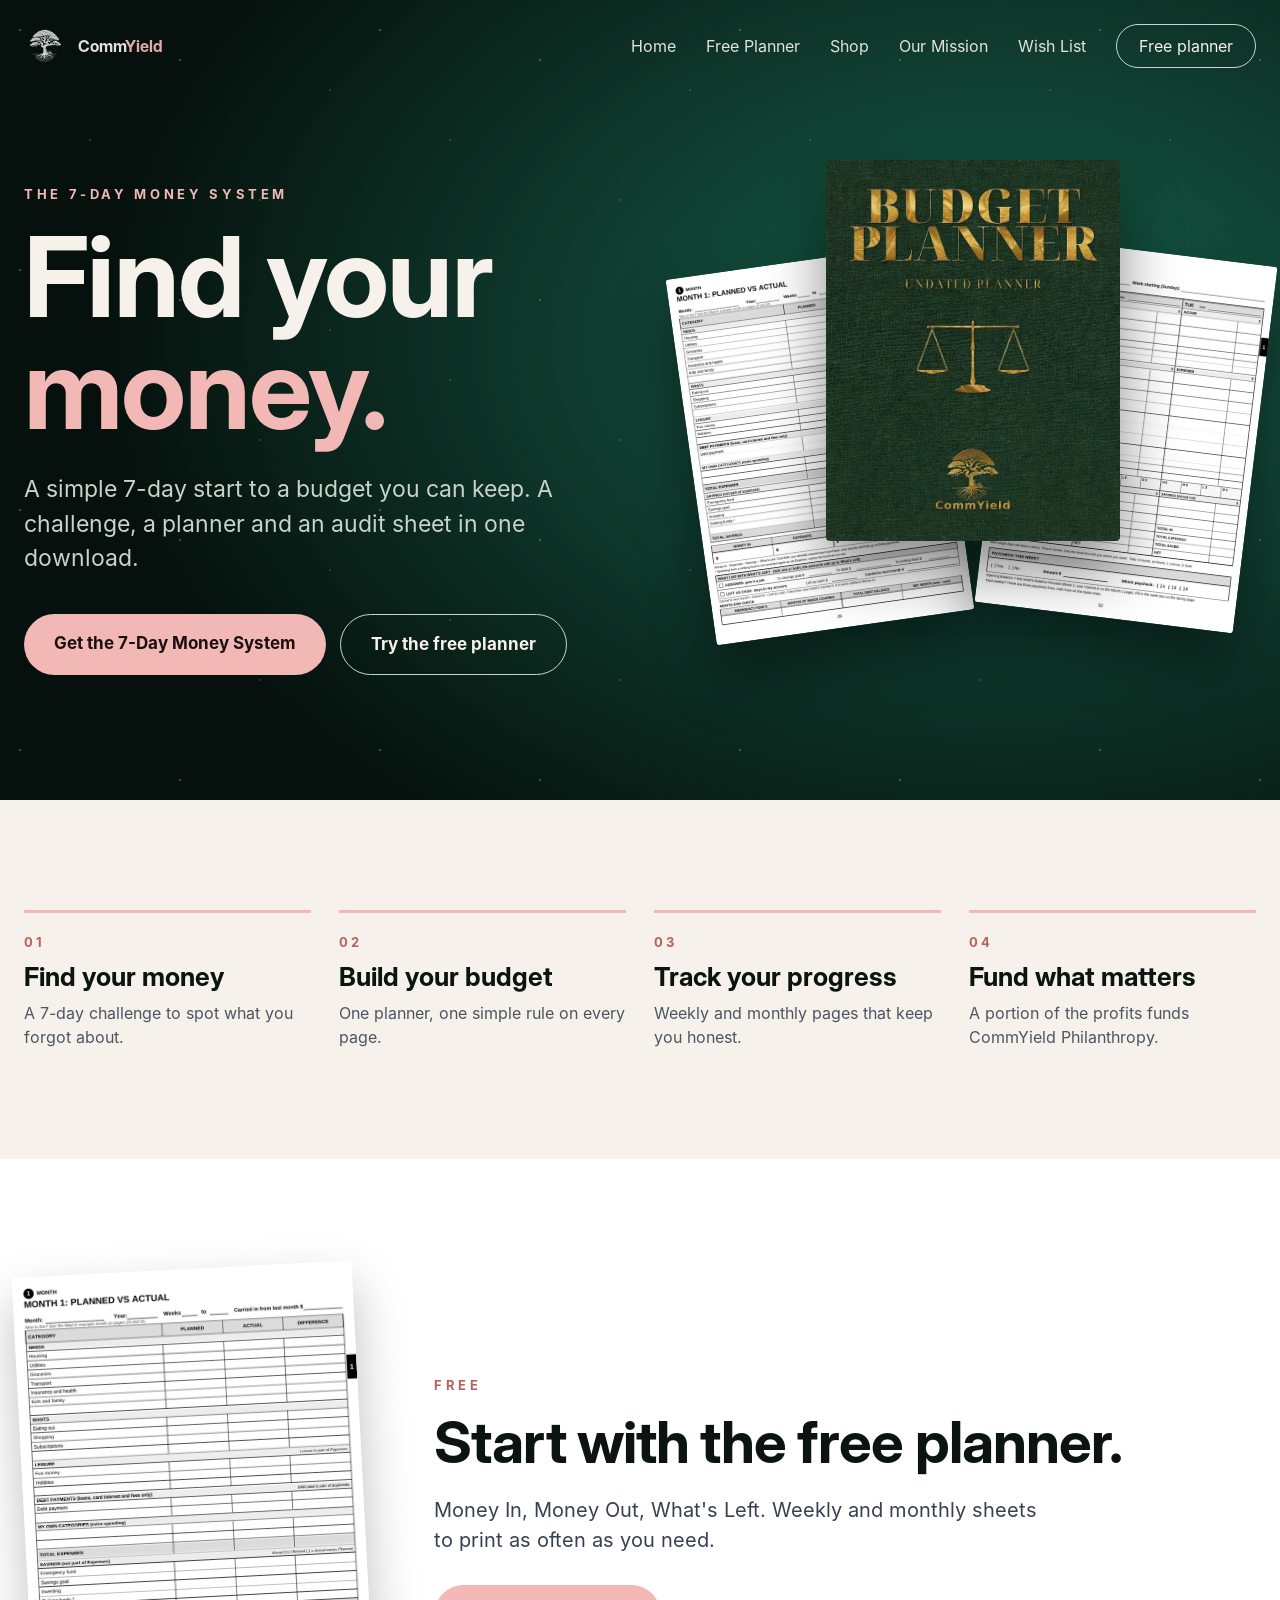
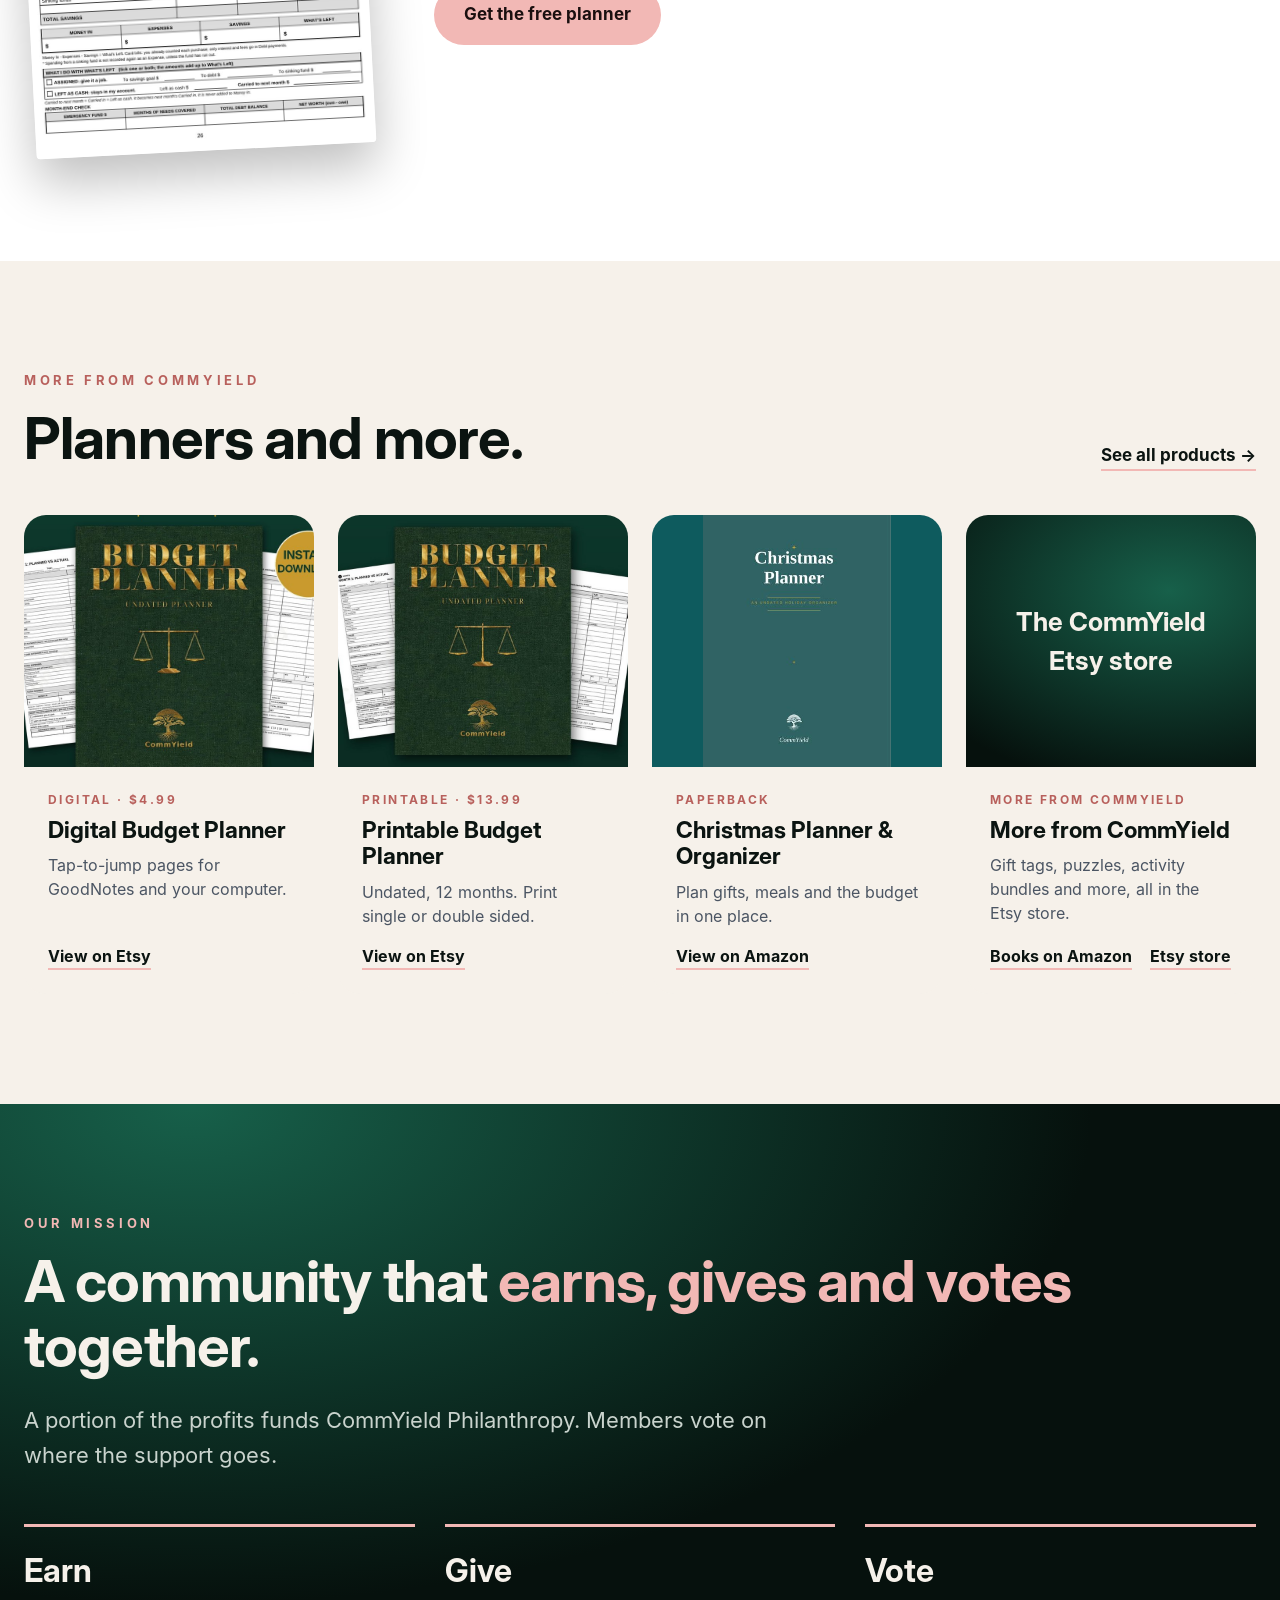
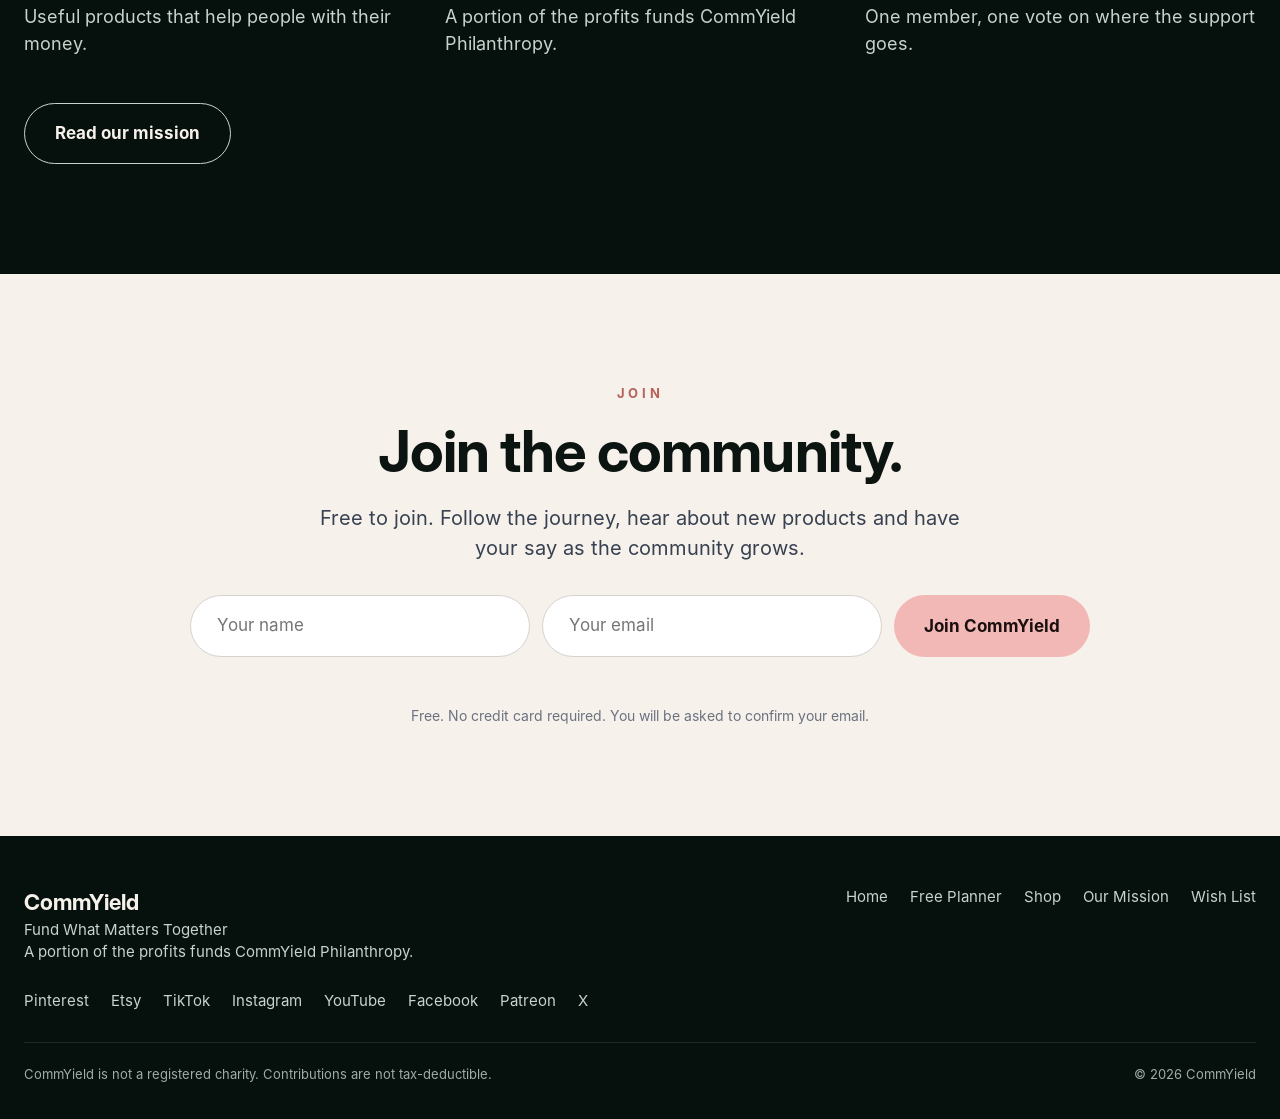
<file: index.html>
<!DOCTYPE html>
<html lang="en-CA">
<head>
<meta charset="UTF-8">
<meta name="viewport" content="width=device-width, initial-scale=1.0">
<title>CommYield | Find your money. Fund what matters.</title>
<meta name="description" content="The 7-Day Money System: a simple 7-day start to a budget you can keep. A portion of every purchase funds philanthropy, and the community votes on where support goes.">
<meta name="robots" content="index, follow">
<link rel="canonical" href="https://commyield.com/">
<meta name="theme-color" content="#06110D">
<meta name="p:domain_verify" content="9e3652abc8fa83274d60d7f268be381a"/>
<meta property="og:type" content="website">
<meta property="og:url" content="https://commyield.com/">
<meta property="og:title" content="CommYield | Find your money. Fund what matters.">
<meta property="og:description" content="The 7-Day Money System: a simple 7-day start to a budget you can keep. A portion of every purchase funds philanthropy, and the community votes on where support goes.">
<meta property="og:site_name" content="CommYield">
<meta property="og:image" content="https://commyield.com/social-card-v2.png">
<meta property="og:image:width" content="1200">
<meta property="og:image:height" content="630">
<meta property="og:image:alt" content="CommYield tree logo. Fund What Matters Together. Join the community at commyield.com">
<meta name="twitter:card" content="summary_large_image">
<meta name="twitter:site" content="@commyield">
<meta name="twitter:image" content="https://commyield.com/social-card-v2.png">
<meta name="twitter:title" content="CommYield | Find your money. Fund what matters.">
<meta name="twitter:description" content="The 7-Day Money System: a simple 7-day start to a budget you can keep. A portion of every purchase funds philanthropy, and the community votes on where support goes.">
<script type="application/ld+json">
{"@context":"https://schema.org","@type":"Organization","name":"CommYield","url":"https://commyield.com","sameAs":["https://ca.pinterest.com/commyield/","https://commyield.etsy.com","https://tiktok.com/@commyield","https://instagram.com/commyield","https://youtube.com/@commyield","https://www.facebook.com/profile.php?id=61595355338816","https://patreon.com/commyield","https://x.com/commyield"],"description":"Printables, planners, puzzle packs, and e-books. A portion of every purchase funds philanthropy.","slogan":"Fund What Matters Together"}
</script>
<script async src="https://www.googletagmanager.com/gtag/js?id=G-CYG6SSP0XV"></script>
<script>window.dataLayer=window.dataLayer||[];function gtag(){dataLayer.push(arguments);}gtag('js',new Date());gtag('config','G-CYG6SSP0XV');</script>
<link rel="stylesheet" href="styles.css">
</head>
<body><header class="top"><div class="wrap"><a class="logo" href="/"><img src="img/logo.png" alt="CommYield tree logo" width="42" height="42"><span class="wm">Comm<em>Yield</em></span></a>
<button class="menu-btn" aria-expanded="false" aria-controls="nav" onclick="var u=document.getElementById('nav');u.classList.toggle('open');this.setAttribute('aria-expanded',u.classList.contains('open'))">Menu</button>
<ul id="nav"><li><a href="/">Home</a></li><li><a href="/free-planner">Free Planner</a></li><li><a href="/shop.html">Shop</a></li><li><a href="/mission.html">Our Mission</a></li><li><a href="/wishlist.html">Wish List</a></li><li><a class="pill" href="/free-planner" data-evt="nav_free_planner">Free planner</a></li></ul></div></header>

<section class="hero"><div class="wrap"><div><div class="eyebrow">The 7-Day Money System</div><h1>Find your <em>money.</em></h1>
<p class="sub">A simple 7-day start to a budget you can keep. A challenge, a planner and an audit sheet in one download.</p>
<div class="ctas"><a class="btn btn-p" href="https://www.etsy.com/listing/4619774206/budget-planner-toolkit-printable-pdf" target="_blank" rel="noopener" data-evt="hero_kit_etsy">Get the 7-Day Money System</a><a class="btn btn-s" href="/free-planner" data-evt="hero_free_planner">Try the free planner</a></div></div>
<div class="fan"><img class="a" src="img/hero-p1.jpg" alt="Budget planner monthly page"><img class="b" src="img/hero-p2.jpg" alt="Budget planner weekly page"><img class="c" src="img/hero-cover.jpg" alt="CommYield Budget Planner cover"></div></div></section>
<section class="sec" style="background:var(--cream)"><div class="wrap"><div class="steps">
<div><i>01</i><b>Find your money</b><span>A 7-day challenge to spot what you forgot about.</span></div>
<div><i>02</i><b>Build your budget</b><span>One planner, one simple rule on every page.</span></div>
<div><i>03</i><b>Track your progress</b><span>Weekly and monthly pages that keep you honest.</span></div>
<div><i>04</i><b>Fund what matters</b><span>A portion of the profits funds CommYield Philanthropy.</span></div></div></div></section>
<section class="sec free" style="background:#fff"><div class="wrap"><img src="img/free-page.jpg" alt="Free budget planner page" loading="lazy"><div><div class="eyebrow">Free</div><h2>Start with the free planner.</h2><p>Money In, Money Out, What's Left. Weekly and monthly sheets to print as often as you need.</p><a class="btn btn-p" href="/free-planner" data-evt="free_section_cta">Get the free planner</a></div></div></section>
<section class="sec"><div class="wrap"><div class="head"><div><div class="eyebrow">More from CommYield</div><h2>Planners and more.</h2></div><a class="more" href="/shop.html">See all products &rarr;</a></div>
<div class="cards">
<div class="card"><div class="im"><img src="img/digital.jpg" alt="Digital Budget Planner" loading="lazy"></div><div class="bd"><div class="pill2">Digital &middot; $4.99</div><b>Digital Budget Planner</b><span class="d">Tap-to-jump pages for GoodNotes and your computer.</span><div class="lk"><a href="https://www.etsy.com/listing/4619779035/digital-budget-planner-pdf-goodnotes" target="_blank" rel="noopener" data-evt="digital_etsy">View on Etsy</a></div></div></div>
<div class="card"><div class="im"><img src="img/printable.jpg" alt="Printable Budget Planner" loading="lazy"></div><div class="bd"><div class="pill2">Printable &middot; $13.99</div><b>Printable Budget Planner</b><span class="d">Undated, 12 months. Print single or double sided.</span><div class="lk"><a href="https://www.etsy.com/listing/4619062347/budget-planner-printable-pdf-undated-12" target="_blank" rel="noopener" data-evt="printable_etsy">View on Etsy</a></div></div></div>
<div class="card"><div class="im"><img src="img/p01.jpg" alt="Christmas Planner &amp;amp; Organizer" loading="lazy"></div><div class="bd"><div class="pill2">Paperback</div><b>Christmas Planner &amp; Organizer</b><span class="d">Plan gifts, meals and the budget in one place.</span><div class="lk"><a href="https://www.amazon.ca/Christmas-Planner-Organizer-Checklists-Stress-Free/dp/B0HP7LKHF4" target="_blank" rel="noopener" data-evt="xmas_amazon">View on Amazon</a></div></div></div>
<div class="card"><div class="im ph">The CommYield<br>Etsy store</div><div class="bd"><div class="pill2">More from CommYield</div><b>More from CommYield</b><span class="d">Gift tags, puzzles, activity bundles and more, all in the Etsy store.</span><div class="lk"><a href="https://www.amazon.com/author/commyield" target="_blank" rel="noopener" data-evt="author_amazon">Books on Amazon</a><a href="https://commyield.etsy.com" target="_blank" rel="noopener" data-evt="store_etsy">Etsy store</a></div></div></div>
</div></div></section>
<section class="sec dark mis"><div class="wrap"><div class="eyebrow">Our mission</div><h2>A community that <em>earns, gives and votes</em> together.</h2>
<p class="lead">A portion of the profits funds CommYield Philanthropy. Members vote on where the support goes.</p>
<div class="three"><div><i>Earn</i><span>Useful products that help people with their money.</span></div><div><i>Give</i><span>A portion of the profits funds CommYield Philanthropy.</span></div><div><i>Vote</i><span>One member, one vote on where the support goes.</span></div></div>
<a class="btn btn-s" href="/mission.html" data-evt="mission_cta">Read our mission</a></div></section>
<section class="sec join" id="join"><div class="wrap"><div class="eyebrow">Join</div><h2>Join the community.</h2><p class="s" style="">Free to join. Follow the journey, hear about new products and have your say as the community grows.</p>
<form class="jf" onsubmit="handleJoinSubmit(event)"><input type="text" id="join-name" name="name" placeholder="Your name" required autocomplete="name" aria-label="Your name"><input type="email" id="join-email" name="email" placeholder="Your email" required autocomplete="email" aria-label="Your email"><button class="btn btn-p" type="submit" id="join-btn">Join CommYield</button></form>
<p class="fine" id="join-status" role="status" aria-live="polite"></p><p class="fine">Free. No credit card required. You will be asked to confirm your email.</p></div></section>

<footer><div class="wrap"><div class="row"><div><b>CommYield</b><br>Fund What Matters Together<br>A portion of the profits funds CommYield Philanthropy.</div>
<div class="links"><a href="/">Home</a><a href="/free-planner">Free Planner</a><a href="/shop.html">Shop</a><a href="/mission.html">Our Mission</a><a href="/wishlist.html">Wish List</a></div></div>
<div class="row" style="margin-top:26px"><div class="soc"><a href="https://ca.pinterest.com/commyield/" target="_blank" rel="noopener">Pinterest</a><a href="https://commyield.etsy.com" target="_blank" rel="noopener">Etsy</a><a href="https://tiktok.com/@commyield" target="_blank" rel="noopener">TikTok</a><a href="https://instagram.com/commyield" target="_blank" rel="noopener">Instagram</a><a href="https://youtube.com/@commyield" target="_blank" rel="noopener">YouTube</a><a href="https://www.facebook.com/profile.php?id=61595355338816" target="_blank" rel="noopener">Facebook</a><a href="https://patreon.com/commyield" target="_blank" rel="noopener">Patreon</a><a href="https://x.com/commyield" target="_blank" rel="noopener">X</a></div></div>
<div class="legal"><div>CommYield is not a registered charity. Contributions are not tax-deductible.</div><div>&copy; 2026 CommYield</div></div></div></footer>
<script src="app.js"></script>
</body></html>
</file>
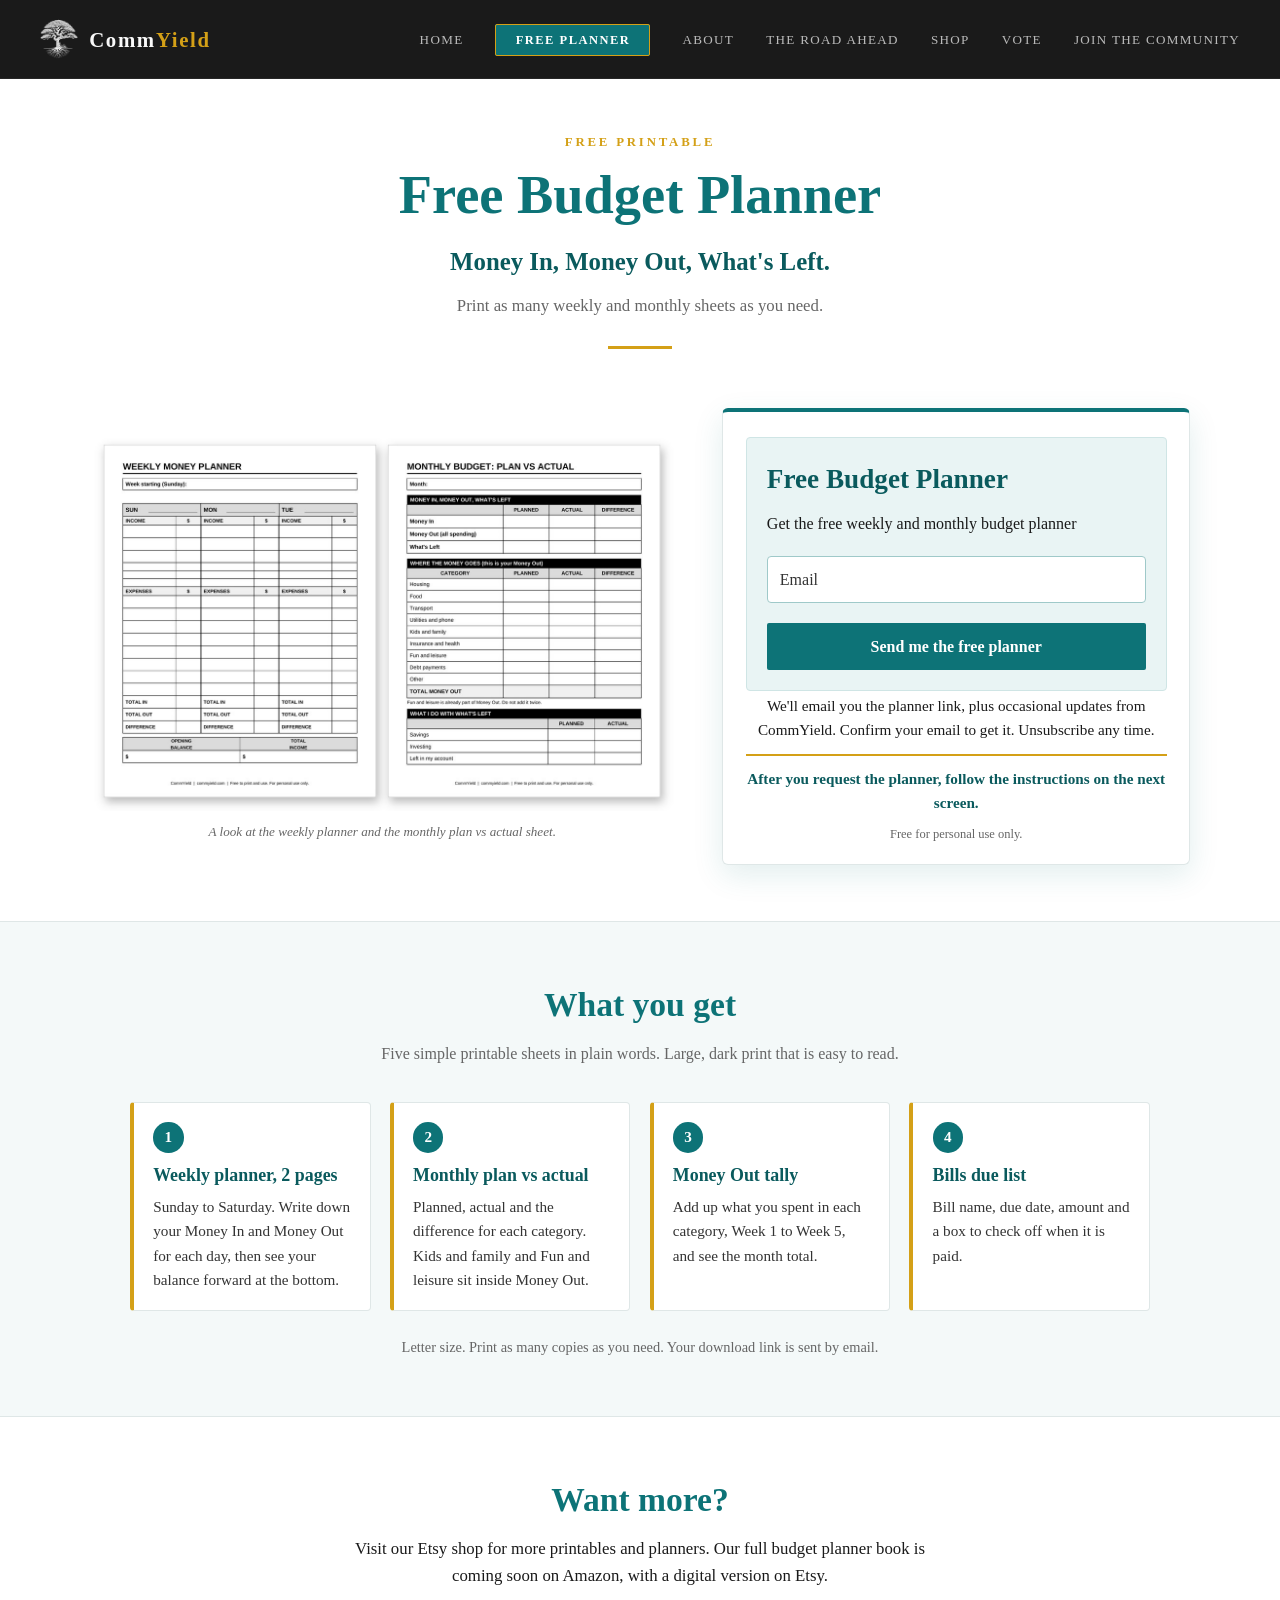
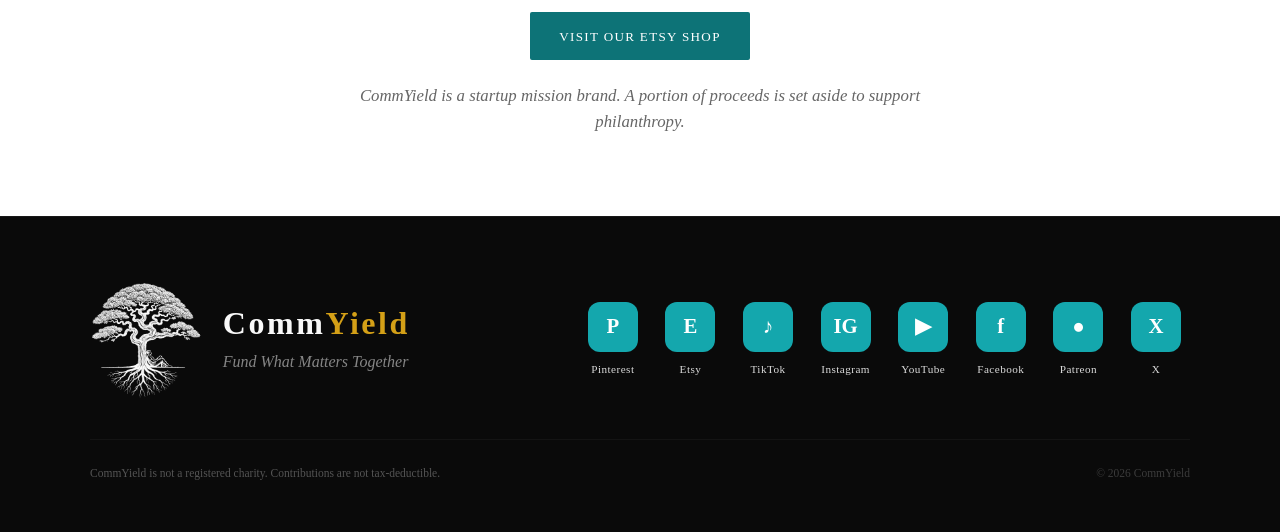
<file: free-planner.html>
<!DOCTYPE html>
<html lang="en-CA">
<head>
<meta charset="UTF-8">
<meta name="viewport" content="width=device-width, initial-scale=1.0">
<title>Free Budget Planner | CommYield</title>
<meta name="description" content="Free printable budget planner: a weekly planner, monthly plan vs actual, Money Out tally and bills due list. Money In, Money Out, What's Left. Sent to your email.">
<meta name="robots" content="index, follow">
<link rel="canonical" href="https://commyield.com/free-planner">
<meta name="theme-color" content="#0D7377">
<meta property="og:type" content="website">
<meta property="og:url" content="https://commyield.com/free-planner">
<meta property="og:title" content="Free Budget Planner | CommYield">
<meta property="og:description" content="Money In, Money Out, What's Left. Print as many weekly and monthly sheets as you need.">
<meta property="og:site_name" content="CommYield">
<meta property="og:image" content="https://commyield.com/social-card-v2.png">
<meta name="twitter:card" content="summary_large_image">
<style>

  :root {
    --teal:#0D7377; --teal-light:#14a7ad; --teal-dark:#0a5a5d;
    --gold:#D4A017; --gold-light:#e8b82a;
    --dark:#111111; --light:#F9F9F9; --text-dark:#1a1a1a; --text-muted:#666666;
    --text-light: rgba(255,255,255,0.7);
  }
  *, *::before, *::after { box-sizing: border-box; margin: 0; padding: 0; }
  html { scroll-behavior: smooth; }
  body { font-family: 'Georgia','Times New Roman',serif; background:#fff; color:var(--text-dark); overflow-x:hidden; padding-top: 74px; line-height:1.6; }

  /* NAV (same as home page) */
  nav { position: fixed; top:0; left:0; right:0; z-index:100; padding:1.2rem 2.5rem; display:flex; align-items:center; justify-content:space-between; background:rgba(17,17,17,0.96); backdrop-filter:blur(12px); border-bottom:1px solid rgba(255,255,255,0.06); }
  .nav-logo { font-family:'Georgia',serif; font-size:1.3rem; font-weight:700; letter-spacing:0.08em; color:var(--light); text-decoration:none; display:flex; align-items:center; gap:0.7rem; }
  .nav-logo .nav-word span { color: var(--gold); }
  .tree-mark { display:block; flex-shrink:0; aspect-ratio:334 / 352; background-image:url("[data-uri]"); background-repeat:no-repeat; background-position:center; background-size:contain; }
  .nav-tree { height:40px; }
  .nav-links { display:flex; gap:2rem; list-style:none; align-items:center; }
  .nav-links a { color:var(--text-light); text-decoration:none; font-family:'Georgia',serif; font-size:0.82rem; letter-spacing:0.1em; text-transform:uppercase; transition:color .2s; }
  .nav-links a:hover { color: var(--gold); }
  .nav-links a.nav-free { background:var(--teal); color:#fff; padding:0.5rem 1.2rem; border-radius:2px; border:1.5px solid var(--gold); font-size:0.78rem; letter-spacing:0.12em; font-weight:700; }
  .nav-links a.nav-free:hover { background:var(--teal-light); color:#fff; }
  .nav-toggle { display:none; background:none; border:1px solid rgba(255,255,255,0.25); border-radius:3px; width:44px; height:44px; cursor:pointer; align-items:center; justify-content:center; flex-direction:column; gap:5px; }
  .nav-toggle span { display:block; width:20px; height:2px; background:var(--light); transition:transform .2s, opacity .2s; }
  .nav-toggle[aria-expanded="true"] span:nth-child(1) { transform:translateY(7px) rotate(45deg); }
  .nav-toggle[aria-expanded="true"] span:nth-child(2) { opacity:0; }
  .nav-toggle[aria-expanded="true"] span:nth-child(3) { transform:translateY(-7px) rotate(-45deg); }

  /* PAGE */
  .wrap { max-width:1100px; margin:0 auto; padding:0 2.5rem; }
  .hero { text-align:center; padding:3.6rem 0 2.2rem; }
  .eyebrow { font-size:0.8rem; letter-spacing:0.22em; text-transform:uppercase; color:var(--gold); font-weight:700; margin-bottom:0.9rem; }
  h1 { font-size:clamp(2.2rem, 5vw, 3.4rem); color:var(--teal); line-height:1.1; margin-bottom:1rem; }
  .promise { font-size:clamp(1.15rem, 2.6vw, 1.55rem); color:var(--text-dark); font-style:italic; margin-bottom:0.7rem; }
  .promise b { color:var(--teal-dark); font-style:normal; }
  .sub { font-size:1.05rem; color:var(--text-muted); max-width:34rem; margin:0 auto; }
  .gold-rule { width:64px; height:3px; background:var(--gold); margin:1.6rem auto 0; border:0; }

  .signup { display:grid; grid-template-columns: 1.25fr 1fr; gap:3rem; align-items:center; padding:1.5rem 0 3.5rem; }
  .preview figure { margin:0; }
  .preview img { display:block; width:100%; height:auto; border-radius:6px; }
  .preview figcaption { font-size:0.82rem; color:var(--text-muted); text-align:center; margin-top:0.6rem; font-style:italic; }
  .card { background:#fff; border:1px solid #dfe7e7; border-top:4px solid var(--teal); border-radius:6px; padding:1.6rem 1.4rem 1.3rem; box-shadow:0 10px 30px rgba(13,115,119,0.12); }
  .card .consent { font-size:0.95rem; color:var(--text-dark); text-align:center; margin-top:0.2rem; }
  .card .nextstep { font-size:0.95rem; color:var(--teal-dark); font-weight:700; text-align:center; margin-top:0.7rem; padding-top:0.7rem; border-top:2px solid var(--gold); }
  .card .smallprint { font-size:0.78rem; color:var(--text-muted); text-align:center; margin-top:0.55rem; line-height:1.5; }

  h2 { color:var(--teal); font-size:clamp(1.6rem,3.4vw, 2.1rem); text-align:center; margin-bottom:0.6rem; }
  .lead { text-align:center; color:var(--text-muted); max-width:36rem; margin:0 auto 2.2rem; }
  .inside { background:#f4f9f9; border-top:1px solid #dfe7e7; border-bottom:1px solid #dfe7e7; padding:3.5rem 0; }
  .sheets { display:grid; grid-template-columns:repeat(auto-fit, minmax(240px, 1fr)); gap:1.2rem; list-style:none; }
  .sheets li { background:#fff; border:1px solid #dfe7e7; border-left:4px solid var(--gold); border-radius:4px; padding:1.2rem 1.2rem 1.1rem; }
  .sheets .n { display:inline-block; width:1.9rem; height:1.9rem; line-height:1.9rem; text-align:center; border-radius:50%; background:var(--teal); color:#fff; font-weight:700; font-size:0.95rem; margin-bottom:0.5rem; }
  .sheets h3 { color:var(--teal-dark); font-size:1.12rem; margin-bottom:0.35rem; }
  .sheets p { font-size:0.95rem; color:#333; }
  .facts { text-align:center; color:var(--text-muted); font-size:0.9rem; margin-top:1.6rem; }

  .more { text-align:center; padding:3.5rem 0 4rem; }
  .more p { max-width:38rem; margin:0 auto 1rem; font-size:1.05rem; }
  .btn-etsy { display:inline-block; background:var(--teal); color:#fff; text-decoration:none; padding:0.85rem 1.8rem; border-radius:2px; letter-spacing:0.1em; text-transform:uppercase; font-size:0.82rem; margin:0.4rem 0 1.4rem; transition:background .2s; }
  .btn-etsy:hover { background:var(--teal-light); }
  .mission { font-size:0.95rem; color:var(--text-muted); font-style:italic; }

  .social-tiles { display: grid; grid-template-columns: repeat(4, minmax(0, 1fr)); gap: 1.6rem 1rem; max-width: 560px; margin: 0 auto; }
  .social-tile { display: flex; flex-direction: column; align-items: center; gap: 0.6rem; text-decoration: none; color: var(--light); }
  .social-icon {
    width: 72px; height: 72px; border-radius: 16px;
    background: var(--teal-light); color: white;
    display: flex; align-items: center; justify-content: center;
    font-family: 'Georgia', serif; font-weight: 700; font-size: 1.9rem; line-height: 1;
    transition: background 0.2s, transform 0.2s;
  }
  .social-name { font-family: 'Georgia', serif; font-size: 0.82rem; letter-spacing: 0.04em; color: rgba(255,255,255,0.85); transition: color 0.2s; }
  .social-tile:hover .social-icon { background: var(--gold); color: var(--dark); transform: translateY(-2px); }
  .social-tile:hover .social-name { color: var(--gold); }
/* FOOTER */
  footer { background: #0a0a0a; border-top: 1px solid rgba(255,255,255,0.06); padding: 4rem 2.5rem 3rem; }
  .footer-inner { max-width: 1100px; margin: 0 auto; display: flex; justify-content: space-between; align-items: center; flex-wrap: nowrap; gap: 1.5rem; }
  .footer-brand { display: flex; align-items: center; gap: 1.3rem; min-width: 0; }
  .footer-tree { height: 118px; }
  .footer-logo { font-family: 'Georgia', serif; font-size: 2rem; font-weight: 700; letter-spacing: 0.08em; color: var(--light); margin-bottom: 0.5rem; line-height: 1.1; }
  .footer-logo span { color: var(--gold); }
  .footer-tagline { font-family: 'Georgia', serif; font-size: 1rem; color: rgba(255,255,255,0.5); font-style: italic; }
  footer .social-tiles { margin: 0; max-width: none; grid-template-columns: repeat(8, 68px); gap: 1rem 0.6rem; }
  footer .social-icon { width: 50px; height: 50px; border-radius: 12px; font-size: 1.3rem; }
  footer .social-name { font-size: 0.7rem; }
  @media (max-width: 1100px) {
    footer .social-tiles { grid-template-columns: repeat(4, 64px); gap: 1rem 0.4rem; }
  }
  @media (max-width: 760px) {
    footer { padding-left: 1.5rem; padding-right: 1.5rem; }
    .footer-tree { height: 92px; }
    .footer-logo { font-size: 1.6rem; }
    .footer-brand { gap: 0.9rem; }
  }
  .footer-bottom { max-width: 1100px; margin: 2.5rem auto 0; padding-top: 1.5rem; border-top: 1px solid rgba(255,255,255,0.04); display: flex; justify-content: space-between; flex-wrap: wrap; gap: 1rem; }
  .footer-legal { font-family: 'Georgia', serif; font-size: 0.72rem; color: rgba(255,255,255,0.3); line-height: 1.7; }
  .footer-copy { font-family: 'Georgia', serif; font-size: 0.72rem; color: rgba(255,255,255,0.2); }

  

  @media (max-width: 900px) {
    .signup { grid-template-columns:1fr; gap:2rem; }
    .signup .card-col { order:1; }
    .signup .preview { order:2; }
  }
  @media (max-width: 768px) {
    body { padding-top: 66px; }
    nav { padding: 0.8rem 1.5rem; }
    .nav-tree { height:34px; }
    .nav-toggle { display:flex; }
    .nav-links { display:none; position:absolute; top:100%; left:0; right:0; flex-direction:column; align-items:stretch; gap:0; background:#111; padding:0.8rem 1.5rem 1.2rem; border-bottom:1px solid rgba(255,255,255,0.1); }
    .nav-links.open { display:flex; }
    .nav-links li { border-bottom:1px solid rgba(255,255,255,0.06); }
    .nav-links li:last-child { border-bottom:0; }
    .nav-links a { display:block; padding:0.95rem 0.2rem; font-size:0.9rem; }
    .nav-links li.nav-free-li { order:-1; border-bottom:0; padding-bottom:0.6rem; }
    .nav-links a.nav-free { text-align:center; padding:0.95rem; font-size:0.9rem; }
    .wrap { padding:0 1.5rem; }
    .hero { padding:2.4rem 0 1.4rem; }
    .inside { padding:2.6rem 0; }
    .more { padding:2.6rem 0 3rem; }
  }

  @media (max-width: 600px) {
    .footer-inner { flex-direction:column; align-items:flex-start; }
    footer .social-tiles { grid-template-columns: repeat(4, minmax(0,1fr)); width:100%; max-width:380px; gap:1.1rem 0.8rem; }
    .footer-bottom { flex-direction:column; }
    .footer-brand { gap:0.9rem; }
    .footer-tree { height:84px; }
    .footer-logo { font-size:1.6rem; }
    .footer-tagline { font-size:0.9rem; }
    footer .social-icon { width:48px; height:48px; font-size:1.25rem; }
  }

</style>
</head>
<body>

<!-- NAV -->
<nav>
  <a href="/" class="nav-logo"><span class="tree-mark nav-tree" role="img" aria-label="CommYield tree logo"></span><span class="nav-word">Comm<span>Yield</span></span></a>
  <button class="nav-toggle" id="nav-toggle" aria-label="Menu" aria-expanded="false" aria-controls="nav-links"><span></span><span></span><span></span></button>
  <ul class="nav-links" id="nav-links">
    <li><a href="/">Home</a></li>
    <li class="nav-free-li"><a href="/free-planner" class="nav-free" aria-current="page">Free Planner</a></li>
    <li><a href="/#about">About</a></li>
    <li><a href="/#road">The Road Ahead</a></li>
    <li><a href="/#shop">Shop</a></li>
    <li><a href="/#vote">Vote</a></li>
    <li><a href="/#join">Join the community</a></li>
  </ul>
</nav>

<main>
<section class="wrap hero">
  <div class="eyebrow">Free printable</div>
  <h1>Free Budget Planner</h1>
  <p class="promise"><b>Money In, Money Out, What's Left.</b></p>
  <p class="sub">Print as many weekly and monthly sheets as you need.</p>
  <hr class="gold-rule">
</section>

<section class="wrap signup" id="get-it">
  <div class="preview">
    <figure>
      <img src="[data-uri]" width="1200" height="780" alt="Preview of two free planner sheets: the weekly planner and the monthly plan vs actual" loading="eager">
      <figcaption>A look at the weekly planner and the monthly plan vs actual sheet.</figcaption>
    </figure>
  </div>
  <div class="card-col">
    <div class="card">
<style type="text/css">@import url("https://assets.mlcdn.com/fonts.css?version=1793197");</style>
    <style type="text/css">
    /* LOADER */
    .ml-form-embedSubmitLoad {
      display: inline-block;
      width: 20px;
      height: 20px;
    }

    .g-recaptcha {
    transform: scale(1);
    -webkit-transform: scale(1);
    transform-origin: 0 0;
    -webkit-transform-origin: 0 0;
    height: ;
    }

    .sr-only {
      position: absolute;
      width: 1px;
      height: 1px;
      padding: 0;
      margin: -1px;
      overflow: hidden;
      clip: rect(0,0,0,0);
      border: 0;
    }

    .ml-form-embedSubmitLoad:after {
      content: " ";
      display: block;
      width: 11px;
      height: 11px;
      margin: 1px;
      border-radius: 50%;
      border: 4px solid #fff;
    border-color: #ffffff #ffffff #ffffff transparent;
    animation: ml-form-embedSubmitLoad 1.2s linear infinite;
    }
    @keyframes ml-form-embedSubmitLoad {
      0% {
      transform: rotate(0deg);
      }
      100% {
      transform: rotate(360deg);
      }
    }
      #mlb2-47913256.ml-form-embedContainer {
        box-sizing: border-box;
        display: table;
        margin: 0 auto;
        position: static;
        width: 100% !important;
      }
      #mlb2-47913256.ml-form-embedContainer h4,
      #mlb2-47913256.ml-form-embedContainer p,
      #mlb2-47913256.ml-form-embedContainer span,
      #mlb2-47913256.ml-form-embedContainer button {
        text-transform: none !important;
        letter-spacing: normal !important;
      }
      #mlb2-47913256.ml-form-embedContainer .ml-form-embedWrapper {
        background-color: #f6f6f6;
        
        border-width: 0px;
        border-color: transparent;
        border-radius: 4px;
        border-style: solid;
        box-sizing: border-box;
        display: inline-block !important;
        margin: 0;
        padding: 0;
        position: relative;
              }
      #mlb2-47913256.ml-form-embedContainer .ml-form-embedWrapper.embedPopup,
      #mlb2-47913256.ml-form-embedContainer .ml-form-embedWrapper.embedDefault { width: 400px; }
      #mlb2-47913256.ml-form-embedContainer .ml-form-embedWrapper.embedForm { max-width: 400px; width: 100%; }
      #mlb2-47913256.ml-form-embedContainer .ml-form-align-left { text-align: left; }
      #mlb2-47913256.ml-form-embedContainer .ml-form-align-center { text-align: center; }
      #mlb2-47913256.ml-form-embedContainer .ml-form-align-default { display: table-cell !important; vertical-align: middle !important; text-align: center !important; }
      #mlb2-47913256.ml-form-embedContainer .ml-form-align-right { text-align: right; }
      #mlb2-47913256.ml-form-embedContainer .ml-form-embedWrapper .ml-form-embedHeader img {
        border-top-left-radius: 4px;
        border-top-right-radius: 4px;
        height: auto;
        margin: 0 auto !important;
        max-width: 100%;
        width: undefinedpx;
      }
      #mlb2-47913256.ml-form-embedContainer .ml-form-embedWrapper .ml-form-embedBody,
      #mlb2-47913256.ml-form-embedContainer .ml-form-embedWrapper .ml-form-successBody {
        padding: 20px 20px 0 20px;
      }
      #mlb2-47913256.ml-form-embedContainer .ml-form-embedWrapper .ml-form-embedBody.ml-form-embedBodyHorizontal {
        padding-bottom: 0;
      }
      #mlb2-47913256.ml-form-embedContainer .ml-form-embedWrapper .ml-form-embedBody .ml-form-embedContent,
      #mlb2-47913256.ml-form-embedContainer .ml-form-embedWrapper .ml-form-successBody .ml-form-successContent {
        text-align: left;
        margin: 0 0 20px 0;
      }
      #mlb2-47913256.ml-form-embedContainer .ml-form-embedWrapper .ml-form-embedBody .ml-form-embedContent h4,
      #mlb2-47913256.ml-form-embedContainer .ml-form-embedWrapper .ml-form-successBody .ml-form-successContent h4 {
        color: #000000;
        font-family: 'Open Sans', Arial, Helvetica, sans-serif;
        font-size: 30px;
        font-weight: 400;
        margin: 0 0 10px 0;
        text-align: left;
        word-break: break-word;
      }
      #mlb2-47913256.ml-form-embedContainer .ml-form-embedWrapper .ml-form-embedBody .ml-form-embedContent p,
      #mlb2-47913256.ml-form-embedContainer .ml-form-embedWrapper .ml-form-successBody .ml-form-successContent p {
        color: #000000;
        font-family: 'Open Sans', Arial, Helvetica, sans-serif;
        font-size: 14px;
        font-weight: 400;
        line-height: 20px;
        margin: 0 0 10px 0;
        text-align: left;
      }
      #mlb2-47913256.ml-form-embedContainer .ml-form-embedWrapper .ml-form-embedBody .ml-form-embedContent ul,
      #mlb2-47913256.ml-form-embedContainer .ml-form-embedWrapper .ml-form-embedBody .ml-form-embedContent ol,
      #mlb2-47913256.ml-form-embedContainer .ml-form-embedWrapper .ml-form-successBody .ml-form-successContent ul,
      #mlb2-47913256.ml-form-embedContainer .ml-form-embedWrapper .ml-form-successBody .ml-form-successContent ol {
        color: #000000;
        font-family: 'Open Sans', Arial, Helvetica, sans-serif;
        font-size: 14px;
      }
      #mlb2-47913256.ml-form-embedContainer .ml-form-embedWrapper .ml-form-embedBody .ml-form-embedContent ol ol,
      #mlb2-47913256.ml-form-embedContainer .ml-form-embedWrapper .ml-form-successBody .ml-form-successContent ol ol {
        list-style-type: lower-alpha;
      }
      #mlb2-47913256.ml-form-embedContainer .ml-form-embedWrapper .ml-form-embedBody .ml-form-embedContent ol ol ol,
      #mlb2-47913256.ml-form-embedContainer .ml-form-embedWrapper .ml-form-successBody .ml-form-successContent ol ol ol {
        list-style-type: lower-roman;
      }
      #mlb2-47913256.ml-form-embedContainer .ml-form-embedWrapper .ml-form-embedBody .ml-form-embedContent p a,
      #mlb2-47913256.ml-form-embedContainer .ml-form-embedWrapper .ml-form-successBody .ml-form-successContent p a {
        color: #000000;
        text-decoration: underline;
      }

      #mlb2-47913256.ml-form-embedContainer .ml-form-embedWrapper .ml-block-form .ml-field-group {
        text-align: left!important;
      }

      #mlb2-47913256.ml-form-embedContainer .ml-form-embedWrapper .ml-block-form .ml-field-group label {
        margin-bottom: 5px;
        color: #333333;
        font-size: 14px;
        font-family: 'Open Sans', Arial, Helvetica, sans-serif;
        font-weight: bold; font-style: normal; text-decoration: none;;
        display: inline-block;
        line-height: 20px;
      }
      #mlb2-47913256.ml-form-embedContainer .ml-form-embedWrapper .ml-form-embedBody .ml-form-embedContent p:last-child,
      #mlb2-47913256.ml-form-embedContainer .ml-form-embedWrapper .ml-form-successBody .ml-form-successContent p:last-child {
        margin: 0;
      }
      #mlb2-47913256.ml-form-embedContainer .ml-form-embedWrapper .ml-form-embedBody form {
        margin: 0;
        width: 100%;
      }
      #mlb2-47913256.ml-form-embedContainer .ml-form-embedWrapper .ml-form-embedBody .ml-form-formContent,
      #mlb2-47913256.ml-form-embedContainer .ml-form-embedWrapper .ml-form-embedBody .ml-form-checkboxRow {
        margin: 0 0 20px 0;
        width: 100%;
      }
      #mlb2-47913256.ml-form-embedContainer .ml-form-embedWrapper .ml-form-embedBody .ml-form-checkboxRow {
        float: left;
      }
      #mlb2-47913256.ml-form-embedContainer .ml-form-embedWrapper .ml-form-embedBody .ml-form-formContent.horozintalForm {
        margin: 0;
        padding: 0 0 20px 0;
        width: 100%;
        height: auto;
        float: left;
      }
      #mlb2-47913256.ml-form-embedContainer .ml-form-embedWrapper .ml-form-embedBody .ml-form-fieldRow {
        margin: 0 0 10px 0;
        width: 100%;
      }
      #mlb2-47913256.ml-form-embedContainer .ml-form-embedWrapper .ml-form-embedBody .ml-form-fieldRow.ml-last-item {
        margin: 0;
      }
      #mlb2-47913256.ml-form-embedContainer .ml-form-embedWrapper .ml-form-embedBody .ml-form-fieldRow.ml-formfieldHorizintal {
        margin: 0;
      }
      #mlb2-47913256.ml-form-embedContainer .ml-form-embedWrapper .ml-form-embedBody .ml-form-fieldRow input {
        background-color: #ffffff !important;
        color: #333333 !important;
        border-color: #cccccc;
        border-radius: 4px !important;
        border-style: solid !important;
        border-width: 1px !important;
        font-family: 'Open Sans', Arial, Helvetica, sans-serif;
        font-size: 14px !important;
        height: auto;
        line-height: 21px !important;
        margin-bottom: 0;
        margin-top: 0;
        margin-left: 0;
        margin-right: 0;
        padding: 10px 10px !important;
        width: 100% !important;
        box-sizing: border-box !important;
        max-width: 100% !important;
      }
      #mlb2-47913256.ml-form-embedContainer .ml-form-embedWrapper .ml-form-embedBody .ml-form-fieldRow input::-webkit-input-placeholder,
      #mlb2-47913256.ml-form-embedContainer .ml-form-embedWrapper .ml-form-embedBody .ml-form-horizontalRow input::-webkit-input-placeholder { color: #333333; }

      #mlb2-47913256.ml-form-embedContainer .ml-form-embedWrapper .ml-form-embedBody .ml-form-fieldRow input::-moz-placeholder,
      #mlb2-47913256.ml-form-embedContainer .ml-form-embedWrapper .ml-form-embedBody .ml-form-horizontalRow input::-moz-placeholder { color: #333333; }

      #mlb2-47913256.ml-form-embedContainer .ml-form-embedWrapper .ml-form-embedBody .ml-form-fieldRow input:-ms-input-placeholder,
      #mlb2-47913256.ml-form-embedContainer .ml-form-embedWrapper .ml-form-embedBody .ml-form-horizontalRow input:-ms-input-placeholder { color: #333333; }

      #mlb2-47913256.ml-form-embedContainer .ml-form-embedWrapper .ml-form-embedBody .ml-form-fieldRow input:-moz-placeholder,
      #mlb2-47913256.ml-form-embedContainer .ml-form-embedWrapper .ml-form-embedBody .ml-form-horizontalRow input:-moz-placeholder { color: #333333; }

      #mlb2-47913256.ml-form-embedContainer .ml-form-embedWrapper .ml-form-embedBody .ml-form-fieldRow textarea, #mlb2-47913256.ml-form-embedContainer .ml-form-embedWrapper .ml-form-embedBody .ml-form-horizontalRow textarea {
        background-color: #ffffff !important;
        color: #333333 !important;
        border-color: #cccccc;
        border-radius: 4px !important;
        border-style: solid !important;
        border-width: 1px !important;
        font-family: 'Open Sans', Arial, Helvetica, sans-serif;
        font-size: 14px !important;
        height: auto;
        line-height: 21px !important;
        margin-bottom: 0;
        margin-top: 0;
        padding: 10px 10px !important;
        width: 100% !important;
        box-sizing: border-box !important;
        max-width: 100% !important;
      }

      #mlb2-47913256.ml-form-embedContainer .ml-form-embedWrapper .ml-form-embedBody .ml-form-fieldRow .custom-radio .custom-control-label::before, #mlb2-47913256.ml-form-embedContainer .ml-form-embedWrapper .ml-form-embedBody .ml-form-horizontalRow .custom-radio .custom-control-label::before, #mlb2-47913256.ml-form-embedContainer .ml-form-embedWrapper .ml-form-embedBody .ml-form-fieldRow .custom-checkbox .custom-control-label::before, #mlb2-47913256.ml-form-embedContainer .ml-form-embedWrapper .ml-form-embedBody .ml-form-horizontalRow .custom-checkbox .custom-control-label::before, #mlb2-47913256.ml-form-embedContainer .ml-form-embedWrapper .ml-form-embedBody .ml-form-embedPermissions .ml-form-embedPermissionsOptionsCheckbox .label-description::before, #mlb2-47913256.ml-form-embedContainer .ml-form-embedWrapper .ml-form-embedBody .ml-form-interestGroupsRow .ml-form-interestGroupsRowCheckbox .label-description::before, #mlb2-47913256.ml-form-embedContainer .ml-form-embedWrapper .ml-form-embedBody .ml-form-checkboxRow .label-description::before {
          border-color: #cccccc!important;
          background-color: #ffffff!important;
      }

      #mlb2-47913256.ml-form-embedContainer .ml-form-embedWrapper .ml-form-embedBody .ml-form-fieldRow input.custom-control-input[type="checkbox"]{
        box-sizing: border-box;
        padding: 0;
        position: absolute;
        z-index: -1;
        opacity: 0;
        margin-top: 5px;
        margin-left: -1.5rem;
        overflow: visible;
      }

      #mlb2-47913256.ml-form-embedContainer .ml-form-embedWrapper .ml-form-embedBody .ml-form-fieldRow .custom-checkbox .custom-control-label::before, #mlb2-47913256.ml-form-embedContainer .ml-form-embedWrapper .ml-form-embedBody .ml-form-horizontalRow .custom-checkbox .custom-control-label::before, #mlb2-47913256.ml-form-embedContainer .ml-form-embedWrapper .ml-form-embedBody .ml-form-embedPermissions .ml-form-embedPermissionsOptionsCheckbox .label-description::before, #mlb2-47913256.ml-form-embedContainer .ml-form-embedWrapper .ml-form-embedBody .ml-form-interestGroupsRow .ml-form-interestGroupsRowCheckbox .label-description::before, #mlb2-47913256.ml-form-embedContainer .ml-form-embedWrapper .ml-form-embedBody .ml-form-checkboxRow .label-description::before {
        border-radius: 4px!important;
      }


      #mlb2-47913256.ml-form-embedContainer .ml-form-embedWrapper .ml-form-embedBody .ml-form-checkboxRow input[type=checkbox]:checked~.label-description::after, #mlb2-47913256.ml-form-embedContainer .ml-form-embedWrapper .ml-form-embedBody .ml-form-embedPermissions .ml-form-embedPermissionsOptionsCheckbox input[type=checkbox]:checked~.label-description::after, #mlb2-47913256.ml-form-embedContainer .ml-form-embedWrapper .ml-form-embedBody .ml-form-fieldRow .custom-checkbox .custom-control-input:checked~.custom-control-label::after, #mlb2-47913256.ml-form-embedContainer .ml-form-embedWrapper .ml-form-embedBody .ml-form-horizontalRow .custom-checkbox .custom-control-input:checked~.custom-control-label::after, #mlb2-47913256.ml-form-embedContainer .ml-form-embedWrapper .ml-form-embedBody .ml-form-interestGroupsRow .ml-form-interestGroupsRowCheckbox input[type=checkbox]:checked~.label-description::after {
        background-image: url("data:image/svg+xml,%3csvg xmlns='http://www.w3.org/2000/svg' viewBox='0 0 8 8'%3e%3cpath fill='%23fff' d='M6.564.75l-3.59 3.612-1.538-1.55L0 4.26 2.974 7.25 8 2.193z'/%3e%3c/svg%3e");
      }

      #mlb2-47913256.ml-form-embedContainer .ml-form-embedWrapper .ml-form-embedBody .ml-form-fieldRow .custom-radio .custom-control-input:checked~.custom-control-label::after, #mlb2-47913256.ml-form-embedContainer .ml-form-embedWrapper .ml-form-embedBody .ml-form-fieldRow .custom-radio .custom-control-input:checked~.custom-control-label::after {
        background-image: url("data:image/svg+xml,%3csvg xmlns='http://www.w3.org/2000/svg' viewBox='-4 -4 8 8'%3e%3ccircle r='3' fill='%23fff'/%3e%3c/svg%3e");
      }

      #mlb2-47913256.ml-form-embedContainer .ml-form-embedWrapper .ml-form-embedBody .ml-form-fieldRow .custom-radio .custom-control-input:checked~.custom-control-label::before, #mlb2-47913256.ml-form-embedContainer .ml-form-embedWrapper .ml-form-embedBody .ml-form-horizontalRow .custom-radio .custom-control-input:checked~.custom-control-label::before, #mlb2-47913256.ml-form-embedContainer .ml-form-embedWrapper .ml-form-embedBody .ml-form-fieldRow .custom-checkbox .custom-control-input:checked~.custom-control-label::before, #mlb2-47913256.ml-form-embedContainer .ml-form-embedWrapper .ml-form-embedBody .ml-form-horizontalRow .custom-checkbox .custom-control-input:checked~.custom-control-label::before, #mlb2-47913256.ml-form-embedContainer .ml-form-embedWrapper .ml-form-embedBody .ml-form-embedPermissions .ml-form-embedPermissionsOptionsCheckbox input[type=checkbox]:checked~.label-description::before, #mlb2-47913256.ml-form-embedContainer .ml-form-embedWrapper .ml-form-embedBody .ml-form-interestGroupsRow .ml-form-interestGroupsRowCheckbox input[type=checkbox]:checked~.label-description::before, #mlb2-47913256.ml-form-embedContainer .ml-form-embedWrapper .ml-form-embedBody .ml-form-checkboxRow input[type=checkbox]:checked~.label-description::before  {
          border-color: #000000!important;
          background-color: #000000!important;
      }

      #mlb2-47913256.ml-form-embedContainer .ml-form-embedWrapper .ml-form-embedBody .ml-form-fieldRow .custom-radio .custom-control-label::before, #mlb2-47913256.ml-form-embedContainer .ml-form-embedWrapper .ml-form-embedBody .ml-form-horizontalRow .custom-radio .custom-control-label::before, #mlb2-47913256.ml-form-embedContainer .ml-form-embedWrapper .ml-form-embedBody .ml-form-fieldRow .custom-radio .custom-control-label::after, #mlb2-47913256.ml-form-embedContainer .ml-form-embedWrapper .ml-form-embedBody .ml-form-horizontalRow .custom-radio .custom-control-label::after, #mlb2-47913256.ml-form-embedContainer .ml-form-embedWrapper .ml-form-embedBody .ml-form-fieldRow .custom-checkbox .custom-control-label::before, #mlb2-47913256.ml-form-embedContainer .ml-form-embedWrapper .ml-form-embedBody .ml-form-fieldRow .custom-checkbox .custom-control-label::after, #mlb2-47913256.ml-form-embedContainer .ml-form-embedWrapper .ml-form-embedBody .ml-form-horizontalRow .custom-checkbox .custom-control-label::before, #mlb2-47913256.ml-form-embedContainer .ml-form-embedWrapper .ml-form-embedBody .ml-form-horizontalRow .custom-checkbox .custom-control-label::after {
           top: 2px;
           box-sizing: border-box;
      }

      #mlb2-47913256.ml-form-embedContainer .ml-form-embedWrapper .ml-form-embedBody .ml-form-embedPermissions .ml-form-embedPermissionsOptionsCheckbox .label-description::before, #mlb2-47913256.ml-form-embedContainer .ml-form-embedWrapper .ml-form-embedBody .ml-form-embedPermissions .ml-form-embedPermissionsOptionsCheckbox .label-description::after, #mlb2-47913256.ml-form-embedContainer .ml-form-embedWrapper .ml-form-embedBody .ml-form-checkboxRow .label-description::before, #mlb2-47913256.ml-form-embedContainer .ml-form-embedWrapper .ml-form-embedBody .ml-form-checkboxRow .label-description::after {
           top: 0px!important;
           box-sizing: border-box!important;
      }

      #mlb2-47913256.ml-form-embedContainer .ml-form-embedWrapper .ml-form-embedBody .ml-form-checkboxRow .label-description::before, #mlb2-47913256.ml-form-embedContainer .ml-form-embedWrapper .ml-form-embedBody .ml-form-checkboxRow .label-description::after {
        top: 0px!important;
           box-sizing: border-box!important;
      }

       #mlb2-47913256.ml-form-embedContainer .ml-form-embedWrapper .ml-form-embedBody .ml-form-interestGroupsRow .ml-form-interestGroupsRowCheckbox .label-description::after {
            top: 0px!important;
            box-sizing: border-box!important;
            position: absolute;
            left: -1.5rem;
            display: block;
            width: 1rem;
            height: 1rem;
            content: "";
       }

      #mlb2-47913256.ml-form-embedContainer .ml-form-embedWrapper .ml-form-embedBody .ml-form-interestGroupsRow .ml-form-interestGroupsRowCheckbox .label-description::before {
        top: 0px!important;
        box-sizing: border-box!important;
      }

      #mlb2-47913256.ml-form-embedContainer .ml-form-embedWrapper .ml-form-embedBody .custom-control-label::before {
          position: absolute;
          top: 4px;
          left: -1.5rem;
          display: block;
          width: 16px;
          height: 16px;
          pointer-events: none;
          content: "";
          background-color: #ffffff;
          border: #adb5bd solid 1px;
          border-radius: 50%;
      }

      #mlb2-47913256.ml-form-embedContainer .ml-form-embedWrapper .ml-form-embedBody .custom-control-label::after {
          position: absolute;
          top: 2px!important;
          left: -1.5rem;
          display: block;
          width: 1rem;
          height: 1rem;
          content: "";
      }

      #mlb2-47913256.ml-form-embedContainer .ml-form-embedWrapper .ml-form-embedBody .ml-form-embedPermissions .ml-form-embedPermissionsOptionsCheckbox .label-description::before, #mlb2-47913256.ml-form-embedContainer .ml-form-embedWrapper .ml-form-embedBody .ml-form-interestGroupsRow .ml-form-interestGroupsRowCheckbox .label-description::before, #mlb2-47913256.ml-form-embedContainer .ml-form-embedWrapper .ml-form-embedBody .ml-form-checkboxRow .label-description::before {
          position: absolute;
          top: 4px;
          left: -1.5rem;
          display: block;
          width: 16px;
          height: 16px;
          pointer-events: none;
          content: "";
          background-color: #ffffff;
          border: #adb5bd solid 1px;
          border-radius: 50%;
      }

      #mlb2-47913256.ml-form-embedContainer .ml-form-embedWrapper .ml-form-embedBody .ml-form-embedPermissions .ml-form-embedPermissionsOptionsCheckbox .label-description::after {
          position: absolute;
          top: 0px!important;
          left: -1.5rem;
          display: block;
          width: 1rem;
          height: 1rem;
          content: "";
      }

      #mlb2-47913256.ml-form-embedContainer .ml-form-embedWrapper .ml-form-embedBody .ml-form-checkboxRow .label-description::after {
          position: absolute;
          top: 0px!important;
          left: -1.5rem;
          display: block;
          width: 1rem;
          height: 1rem;
          content: "";
      }

      #mlb2-47913256.ml-form-embedContainer .ml-form-embedWrapper .ml-form-embedBody .custom-radio .custom-control-label::after {
          background: no-repeat 50%/50% 50%;
      }
      #mlb2-47913256.ml-form-embedContainer .ml-form-embedWrapper .ml-form-embedBody .custom-checkbox .custom-control-label::after, #mlb2-47913256.ml-form-embedContainer .ml-form-embedWrapper .ml-form-embedBody .ml-form-embedPermissions .ml-form-embedPermissionsOptionsCheckbox .label-description::after, #mlb2-47913256.ml-form-embedContainer .ml-form-embedWrapper .ml-form-embedBody .ml-form-interestGroupsRow .ml-form-interestGroupsRowCheckbox .label-description::after, #mlb2-47913256.ml-form-embedContainer .ml-form-embedWrapper .ml-form-embedBody .ml-form-checkboxRow .label-description::after {
          background: no-repeat 50%/50% 50%;
      }

      #mlb2-47913256.ml-form-embedContainer .ml-form-embedWrapper .ml-form-embedBody .ml-form-fieldRow .custom-control, #mlb2-47913256.ml-form-embedContainer .ml-form-embedWrapper .ml-form-embedBody .ml-form-horizontalRow .custom-control {
        position: relative;
        display: block;
        min-height: 1.5rem;
        padding-left: 1.5rem;
      }

      #mlb2-47913256.ml-form-embedContainer .ml-form-embedWrapper .ml-form-embedBody .ml-form-fieldRow .custom-radio .custom-control-input, #mlb2-47913256.ml-form-embedContainer .ml-form-embedWrapper .ml-form-embedBody .ml-form-horizontalRow .custom-radio .custom-control-input, #mlb2-47913256.ml-form-embedContainer .ml-form-embedWrapper .ml-form-embedBody .ml-form-fieldRow .custom-checkbox .custom-control-input, #mlb2-47913256.ml-form-embedContainer .ml-form-embedWrapper .ml-form-embedBody .ml-form-horizontalRow .custom-checkbox .custom-control-input {
          position: absolute;
          z-index: -1;
          opacity: 0;
          box-sizing: border-box;
          padding: 0;
      }

      #mlb2-47913256.ml-form-embedContainer .ml-form-embedWrapper .ml-form-embedBody .ml-form-fieldRow .custom-radio .custom-control-label, #mlb2-47913256.ml-form-embedContainer .ml-form-embedWrapper .ml-form-embedBody .ml-form-horizontalRow .custom-radio .custom-control-label, #mlb2-47913256.ml-form-embedContainer .ml-form-embedWrapper .ml-form-embedBody .ml-form-fieldRow .custom-checkbox .custom-control-label, #mlb2-47913256.ml-form-embedContainer .ml-form-embedWrapper .ml-form-embedBody .ml-form-horizontalRow .custom-checkbox .custom-control-label {
          color: #000000;
          font-size: 12px!important;
          font-family: 'Open Sans', Arial, Helvetica, sans-serif;
          line-height: 22px;
          margin-bottom: 0;
          position: relative;
          vertical-align: top;
          font-style: normal;
          font-weight: 700;
      }

      #mlb2-47913256.ml-form-embedContainer .ml-form-embedWrapper .ml-form-embedBody .ml-form-fieldRow .custom-select, #mlb2-47913256.ml-form-embedContainer .ml-form-embedWrapper .ml-form-embedBody .ml-form-horizontalRow .custom-select {
        background-color: #ffffff !important;
        color: #333333 !important;
        border-color: #cccccc;
        border-radius: 4px !important;
        border-style: solid !important;
        border-width: 1px !important;
        font-family: 'Open Sans', Arial, Helvetica, sans-serif;
        font-size: 14px !important;
        line-height: 20px !important;
        margin-bottom: 0;
        margin-top: 0;
        padding: 10px 28px 10px 12px !important;
        width: 100% !important;
        box-sizing: border-box !important;
        max-width: 100% !important;
        height: auto;
        display: inline-block;
        vertical-align: middle;
        background: url('https://assets.mlcdn.com/ml/images/default/dropdown.svg') no-repeat right .75rem center/8px 10px;
        -webkit-appearance: none;
        -moz-appearance: none;
        appearance: none;
      }


      #mlb2-47913256.ml-form-embedContainer .ml-form-embedWrapper .ml-form-embedBody .ml-form-horizontalRow {
        height: auto;
        width: 100%;
        float: left;
      }
      .ml-form-formContent.horozintalForm .ml-form-horizontalRow .ml-input-horizontal { width: 70%; float: left; }
      .ml-form-formContent.horozintalForm .ml-form-horizontalRow .ml-button-horizontal { width: 30%; float: left; }
      .ml-form-formContent.horozintalForm .ml-form-horizontalRow .ml-button-horizontal.labelsOn { padding-top: 25px;  }
      .ml-form-formContent.horozintalForm .ml-form-horizontalRow .horizontal-fields { box-sizing: border-box; float: left; padding-right: 10px;  }
      #mlb2-47913256.ml-form-embedContainer .ml-form-embedWrapper .ml-form-embedBody .ml-form-horizontalRow input {
        background-color: #ffffff;
        color: #333333;
        border-color: #cccccc;
        border-radius: 4px;
        border-style: solid;
        border-width: 1px;
        font-family: 'Open Sans', Arial, Helvetica, sans-serif;
        font-size: 14px;
        line-height: 20px;
        margin-bottom: 0;
        margin-top: 0;
        padding: 10px 10px;
        width: 100%;
        box-sizing: border-box;
        overflow-y: initial;
      }
      #mlb2-47913256.ml-form-embedContainer .ml-form-embedWrapper .ml-form-embedBody .ml-form-horizontalRow button {
        background-color: #000000 !important;
        border-color: #000000;
        border-style: solid;
        border-width: 1px;
        border-radius: 4px;
        box-shadow: none;
        color: #ffffff !important;
        cursor: pointer;
        font-family: 'Open Sans', Arial, Helvetica, sans-serif;
        font-size: 14px !important;
        font-weight: 700;
        line-height: 20px;
        margin: 0 !important;
        padding: 10px !important;
        width: 100%;
        height: auto;
      }
      #mlb2-47913256.ml-form-embedContainer .ml-form-embedWrapper .ml-form-embedBody .ml-form-horizontalRow button:hover {
        background-color: #333333 !important;
        border-color: #333333 !important;
      }
      #mlb2-47913256.ml-form-embedContainer .ml-form-embedWrapper .ml-form-embedBody .ml-form-checkboxRow input[type="checkbox"] {
        box-sizing: border-box;
        padding: 0;
        position: absolute;
        z-index: -1;
        opacity: 0;
        margin-top: 5px;
        margin-left: -1.5rem;
        overflow: visible;
      }
      #mlb2-47913256.ml-form-embedContainer .ml-form-embedWrapper .ml-form-embedBody .ml-form-checkboxRow .label-description {
        color: #000000;
        display: block;
        font-family: 'Open Sans', Arial, Helvetica, sans-serif;
        font-size: 12px;
        text-align: left;
        margin-bottom: 0;
        position: relative;
        vertical-align: top;
      }
      #mlb2-47913256.ml-form-embedContainer .ml-form-embedWrapper .ml-form-embedBody .ml-form-checkboxRow label {
        font-weight: normal;
        margin: 0;
        padding: 0;
        position: relative;
        display: block;
        min-height: 24px;
        padding-left: 24px;

      }
      #mlb2-47913256.ml-form-embedContainer .ml-form-embedWrapper .ml-form-embedBody .ml-form-checkboxRow label a {
        color: #000000;
        text-decoration: underline;
      }
      #mlb2-47913256.ml-form-embedContainer .ml-form-embedWrapper .ml-form-embedBody .ml-form-checkboxRow label p {
        color: #000000 !important;
        font-family: 'Open Sans', Arial, Helvetica, sans-serif !important;
        font-size: 12px !important;
        font-weight: normal !important;
        line-height: 18px !important;
        padding: 0 !important;
        margin: 0 5px 0 0 !important;
      }
      #mlb2-47913256.ml-form-embedContainer .ml-form-embedWrapper .ml-form-embedBody .ml-form-checkboxRow label p:last-child {
        margin: 0;
      }
      #mlb2-47913256.ml-form-embedContainer .ml-form-embedWrapper .ml-form-embedBody .ml-form-embedSubmit {
        margin: 0 0 20px 0;
        float: left;
        width: 100%;
      }
      #mlb2-47913256.ml-form-embedContainer .ml-form-embedWrapper .ml-form-embedBody .ml-form-embedSubmit button {
        background-color: #000000 !important;
        border: none !important;
        border-radius: 4px !important;
        box-shadow: none !important;
        color: #ffffff !important;
        cursor: pointer;
        font-family: 'Open Sans', Arial, Helvetica, sans-serif !important;
        font-size: 14px !important;
        font-weight: 700 !important;
        line-height: 21px !important;
        height: auto;
        padding: 10px !important;
        width: 100% !important;
        box-sizing: border-box !important;
      }
      #mlb2-47913256.ml-form-embedContainer .ml-form-embedWrapper .ml-form-embedBody .ml-form-embedSubmit button.loading {
        display: none;
      }
      #mlb2-47913256.ml-form-embedContainer .ml-form-embedWrapper .ml-form-embedBody .ml-form-embedSubmit button:hover {
        background-color: #333333 !important;
      }
      .ml-subscribe-close {
        width: 30px;
        height: 30px;
        background: url('https://assets.mlcdn.com/ml/images/default/modal_close.png') no-repeat;
        background-size: 30px;
        cursor: pointer;
        margin-top: -10px;
        margin-right: -10px;
        position: absolute;
        top: 0;
        right: 0;
      }
      .ml-error input, .ml-error textarea, .ml-error select {
        border-color: red!important;
      }

      .ml-error .custom-checkbox-radio-list {
        border: 1px solid red !important;
        border-radius: 4px;
        padding: 10px;
      }

      .ml-error .label-description,
      .ml-error .label-description p,
      .ml-error .label-description p a,
      .ml-error label:first-child {
        color: #ff0000 !important;
      }

      #mlb2-47913256.ml-form-embedContainer .ml-form-embedWrapper .ml-form-embedBody .ml-form-checkboxRow.ml-error .label-description p,
      #mlb2-47913256.ml-form-embedContainer .ml-form-embedWrapper .ml-form-embedBody .ml-form-checkboxRow.ml-error .label-description p:first-letter {
        color: #ff0000 !important;
      }
            @media only screen and (max-width: 400px){

        .ml-form-embedWrapper.embedDefault, .ml-form-embedWrapper.embedPopup { width: 100%!important; }
        .ml-form-formContent.horozintalForm { float: left!important; }
        .ml-form-formContent.horozintalForm .ml-form-horizontalRow { height: auto!important; width: 100%!important; float: left!important; }
        .ml-form-formContent.horozintalForm .ml-form-horizontalRow .ml-input-horizontal { width: 100%!important; }
        .ml-form-formContent.horozintalForm .ml-form-horizontalRow .ml-input-horizontal > div { padding-right: 0px!important; padding-bottom: 10px; }
        .ml-form-formContent.horozintalForm .ml-button-horizontal { width: 100%!important; }
        .ml-form-formContent.horozintalForm .ml-button-horizontal.labelsOn { padding-top: 0px!important; }

      }
    </style>

    
  
    
    

    
    

    
    

    

      
        
        
      

      
        
        
      

      

            
            
            
            
            
            
      

      

      
        
        
         
        
        
      

        
        
        
        
        
        
      

       

        
        
        
        
        
        
        
       


      
        
        
        
        
  



  
        
        
        
      


      
    
    
    
    
    
    
    
  

  
        
        
        
        
        
      

      
        
        
        
        
        
      

      
        
        
        
        
        
      

       

        
        
        
        
       

       
        
        
        
        
      

      
        
        
        
        
        
        
        
       

    

    


      


      

      
      

      

      





    

      
    <div id="mlb2-47913256" class="ml-form-embedContainer ml-subscribe-form ml-subscribe-form-47913256">
      <div class="ml-form-align-center ">
        <div class="ml-form-embedWrapper embedForm">

          
          

          <div class="ml-form-embedBody ml-form-embedBodyDefault row-form">

            <div class="ml-form-embedContent" style=" ">
              
                <h4>Free Budget Planner</h4>
                <p>Get the free weekly and monthly budget planner</p>
              
            </div>

            <form class="ml-block-form" action="https://assets.mailerlite.com/jsonp/2222999/forms/202981989952783403/subscribe" data-code="" method="post" target="_blank">
              <div class="ml-form-formContent">
                

                  
                  <div class="ml-form-fieldRow ml-last-item">
                    <div class="ml-field-group ml-field-email ml-validate-email ml-validate-required">

                      


                      <!-- input -->
                      <input aria-label="email" aria-required="true" type="email" class="form-control" data-inputmask="" name="fields[email]" placeholder="Email" autocomplete="email">
                      <!-- /input -->

                      <!-- textarea -->
                      
                      <!-- /textarea -->

                      <!-- select -->
                      
                      <!-- /select -->

                      <!-- checkboxes -->
            
            <!-- /checkboxes -->

                      <!-- radio -->
                      
                      <!-- /radio -->

                      <!-- countries -->
                      
                      <!-- /countries -->





                    </div>
                  </div>
                
              </div>

              

              <!-- Privacy policy -->
              
              <!-- /Privacy policy -->

              

              

              






              
              <input type="hidden" name="ml-submit" value="1">

              <div class="ml-form-embedSubmit">
                
                  <button type="submit" class="primary">Send me the free planner</button>
                
                <button disabled="disabled" style="display: none;" type="button" class="loading">
                  <div class="ml-form-embedSubmitLoad"></div>
                  <span class="sr-only">Loading...</span>
                </button>
              </div>

              
              <input type="hidden" name="anticsrf" value="true">
            </form>
          </div>

          <div class="ml-form-successBody row-success" style="display: none">

            <div class="ml-form-successContent">
              
                <h4>Check your email!</h4>
                <p><br></p>
<p>Thanks for requesting the free budget planner. Please confirm your email, and we will send you the download link right away.</p>
<p>Please note: we are on a free plan, so we cannot edit the wording on the next two screens, please follow the steps below.</p>
<p>What happens next:</p>
<p>1) Open the email titled Confirm your email address, and click Confirm your email, even though it says to receive our newsletter.</p>
<p>2)&nbsp;You will see Thank you! You've signed up for the newsletter! That is confirmation only, not the planner yet.</p>
<p>3)&nbsp;Then you will receive a follow-up email with your download link, titled Your free budget planner is here. Click Download your free budget planner. If it is not in your inbox in a few minutes, check Spam and Promotions.</p>
<p><br></p>
<p><br></p>
              
            </div>

          </div>
        </div>
      </div>
    </div>

  

  
  
  <script>
    function ml_webform_success_47913256() {
      var $ = ml_jQuery || jQuery;
      $('.ml-subscribe-form-47913256 .row-success').show();
      $('.ml-subscribe-form-47913256 .row-form').hide();
    }
      </script>
  
  
      <script src="https://groot.mailerlite.com/js/w/webforms.min.js?v83147fa8ce2d95cb73ece7f28b469519" type="text/javascript"></script>
        <script>
            fetch("https://assets.mailerlite.com/jsonp/2222999/forms/202981989952783403/takel")
        </script>
<style>
  /* EMBED COLOURS: scoped to this form only (form ID, fields and script are untouched) */
  #mlb2-47913256.ml-form-embedContainer .ml-form-embedWrapper { background-color:#e9f4f4; border:1px solid #cfe5e5; max-width:100%; }
  #mlb2-47913256.ml-form-embedContainer .ml-form-embedWrapper.embedForm { max-width:100%; }
  #mlb2-47913256.ml-form-embedContainer .ml-form-embedWrapper .ml-form-embedBody .ml-form-embedContent h4,
  #mlb2-47913256.ml-form-embedContainer .ml-form-embedWrapper .ml-form-successBody .ml-form-successContent h4 { color:var(--teal-dark); font-family:'Georgia','Times New Roman',serif; font-weight:700; font-size:1.7rem; }
  #mlb2-47913256.ml-form-embedContainer .ml-form-embedWrapper .ml-form-embedBody .ml-form-embedContent p,
  #mlb2-47913256.ml-form-embedContainer .ml-form-embedWrapper .ml-form-successBody .ml-form-successContent p { color:var(--text-dark); font-family:'Georgia','Times New Roman',serif; font-size:16px; line-height:1.5; }
  #mlb2-47913256.ml-form-embedContainer .ml-form-embedWrapper .ml-form-embedBody .ml-form-fieldRow input { font-family:'Georgia','Times New Roman',serif; font-size:16px !important; border-color:#9fc9c9; padding:12px !important; }
  #mlb2-47913256.ml-form-embedContainer .ml-form-embedWrapper .ml-form-embedBody .ml-form-fieldRow input:focus { outline:2px solid var(--teal-light); outline-offset:1px; }
  #mlb2-47913256.ml-form-embedContainer .ml-form-embedWrapper .ml-form-embedBody .ml-form-embedSubmit button { background-color:var(--teal) !important; font-family:'Georgia','Times New Roman',serif !important; font-size:16px !important; padding:13px !important; border-radius:2px !important; letter-spacing:0.03em; }
  #mlb2-47913256.ml-form-embedContainer .ml-form-embedWrapper .ml-form-embedBody .ml-form-embedSubmit button:hover { background-color:var(--teal-dark) !important; }

</style>
      <p class="consent" id="consent-line">We'll email you the planner link, plus occasional updates from CommYield. Confirm your email to get it. Unsubscribe any time.</p>
      <p class="nextstep" id="next-line">After you request the planner, follow the instructions on the next screen.</p>
      <p class="smallprint">Free for personal use only.</p>
    </div>
  </div>
</section>

<section class="inside">
  <div class="wrap">
    <h2>What you get</h2>
    <p class="lead">Five simple printable sheets in plain words. Large, dark print that is easy to read.</p>
    <ol class="sheets">
      <li><span class="n">1</span><h3>Weekly planner, 2 pages</h3><p>Sunday to Saturday. Write down your Money In and Money Out for each day, then see your balance forward at the bottom.</p></li>
      <li><span class="n">2</span><h3>Monthly plan vs actual</h3><p>Planned, actual and the difference for each category. Kids and family and Fun and leisure sit inside Money Out.</p></li>
      <li><span class="n">3</span><h3>Money Out tally</h3><p>Add up what you spent in each category, Week 1 to Week 5, and see the month total.</p></li>
      <li><span class="n">4</span><h3>Bills due list</h3><p>Bill name, due date, amount and a box to check off when it is paid.</p></li>
    </ol>
    <p class="facts">Letter size. Print as many copies as you need. Your download link is sent by email.</p>
  </div>
</section>

<section class="wrap more">
  <h2>Want more?</h2>
  <p>Visit our Etsy shop for more printables and planners. Our full budget planner book is coming soon on Amazon, with a digital version on Etsy.</p>
  <a class="btn-etsy" href="https://commyield.etsy.com" target="_blank" rel="noopener">Visit our Etsy shop</a>
  <p class="mission">CommYield is a startup mission brand. A portion of proceeds is set aside to support philanthropy.</p>
</section>
</main>

<footer>
  <div class="footer-inner">
    <div class="footer-brand">
      <span class="tree-mark footer-tree" role="img" aria-label="CommYield tree logo"></span>
      <div>
        <div class="footer-logo">Comm<span>Yield</span></div>
        <div class="footer-tagline">Fund What Matters Together</div>
      </div>
    </div>
    <div class="social-tiles">
      <a class="social-tile" href="https://ca.pinterest.com/commyield/" target="_blank" rel="noopener"><span class="social-icon" aria-hidden="true">P</span><span class="social-name">Pinterest</span></a>
      <a class="social-tile" href="https://commyield.etsy.com" target="_blank" rel="noopener"><span class="social-icon" aria-hidden="true">E</span><span class="social-name">Etsy</span></a>
      <a class="social-tile" href="https://tiktok.com/@commyield" target="_blank" rel="noopener"><span class="social-icon" aria-hidden="true">♪</span><span class="social-name">TikTok</span></a>
      <a class="social-tile" href="https://instagram.com/commyield" target="_blank" rel="noopener"><span class="social-icon" aria-hidden="true">IG</span><span class="social-name">Instagram</span></a>
      <a class="social-tile" href="https://youtube.com/@commyield" target="_blank" rel="noopener"><span class="social-icon" aria-hidden="true">▶</span><span class="social-name">YouTube</span></a>
      <a class="social-tile" href="https://www.facebook.com/profile.php?id=61595355338816" target="_blank" rel="noopener"><span class="social-icon" aria-hidden="true">f</span><span class="social-name">Facebook</span></a>
      <a class="social-tile" href="https://patreon.com/commyield" target="_blank" rel="noopener"><span class="social-icon" aria-hidden="true">●</span><span class="social-name">Patreon</span></a>
      <a class="social-tile" href="https://x.com/commyield" target="_blank" rel="noopener"><span class="social-icon" aria-hidden="true">X</span><span class="social-name">X</span></a>
    </div>
  </div>
  <div class="footer-bottom">
    <div class="footer-legal">CommYield is not a registered charity. Contributions are not tax-deductible.</div>
    <div class="footer-copy">© 2026 CommYield</div>
  </div>
</footer>

<script>
  // mobile menu
  (function () {
    var t = document.getElementById('nav-toggle'), l = document.getElementById('nav-links');
    t.addEventListener('click', function () {
      var open = l.classList.toggle('open');
      t.setAttribute('aria-expanded', open ? 'true' : 'false');
    });
    l.addEventListener('click', function (e) { if (e.target.tagName === 'A') { l.classList.remove('open'); t.setAttribute('aria-expanded', 'false'); } });
  })();
  // once the form shows its success message, hide the "you'll be asked to confirm" line (page text only; the form is untouched)
  (function () {
    var ok = document.querySelector('#mlb2-47913256 .row-success'), line = document.getElementById('consent-line');
    if (!ok || !line || !window.MutationObserver) return;
    new MutationObserver(function () {
      if (getComputedStyle(ok).display !== 'none') line.style.display = 'none'; var nx = document.getElementById('next-line'); if (nx) nx.style.display = 'none';
    }).observe(ok, { attributes: true, attributeFilter: ['style'] });
  })();
</script>
</body>
</html>
</file>
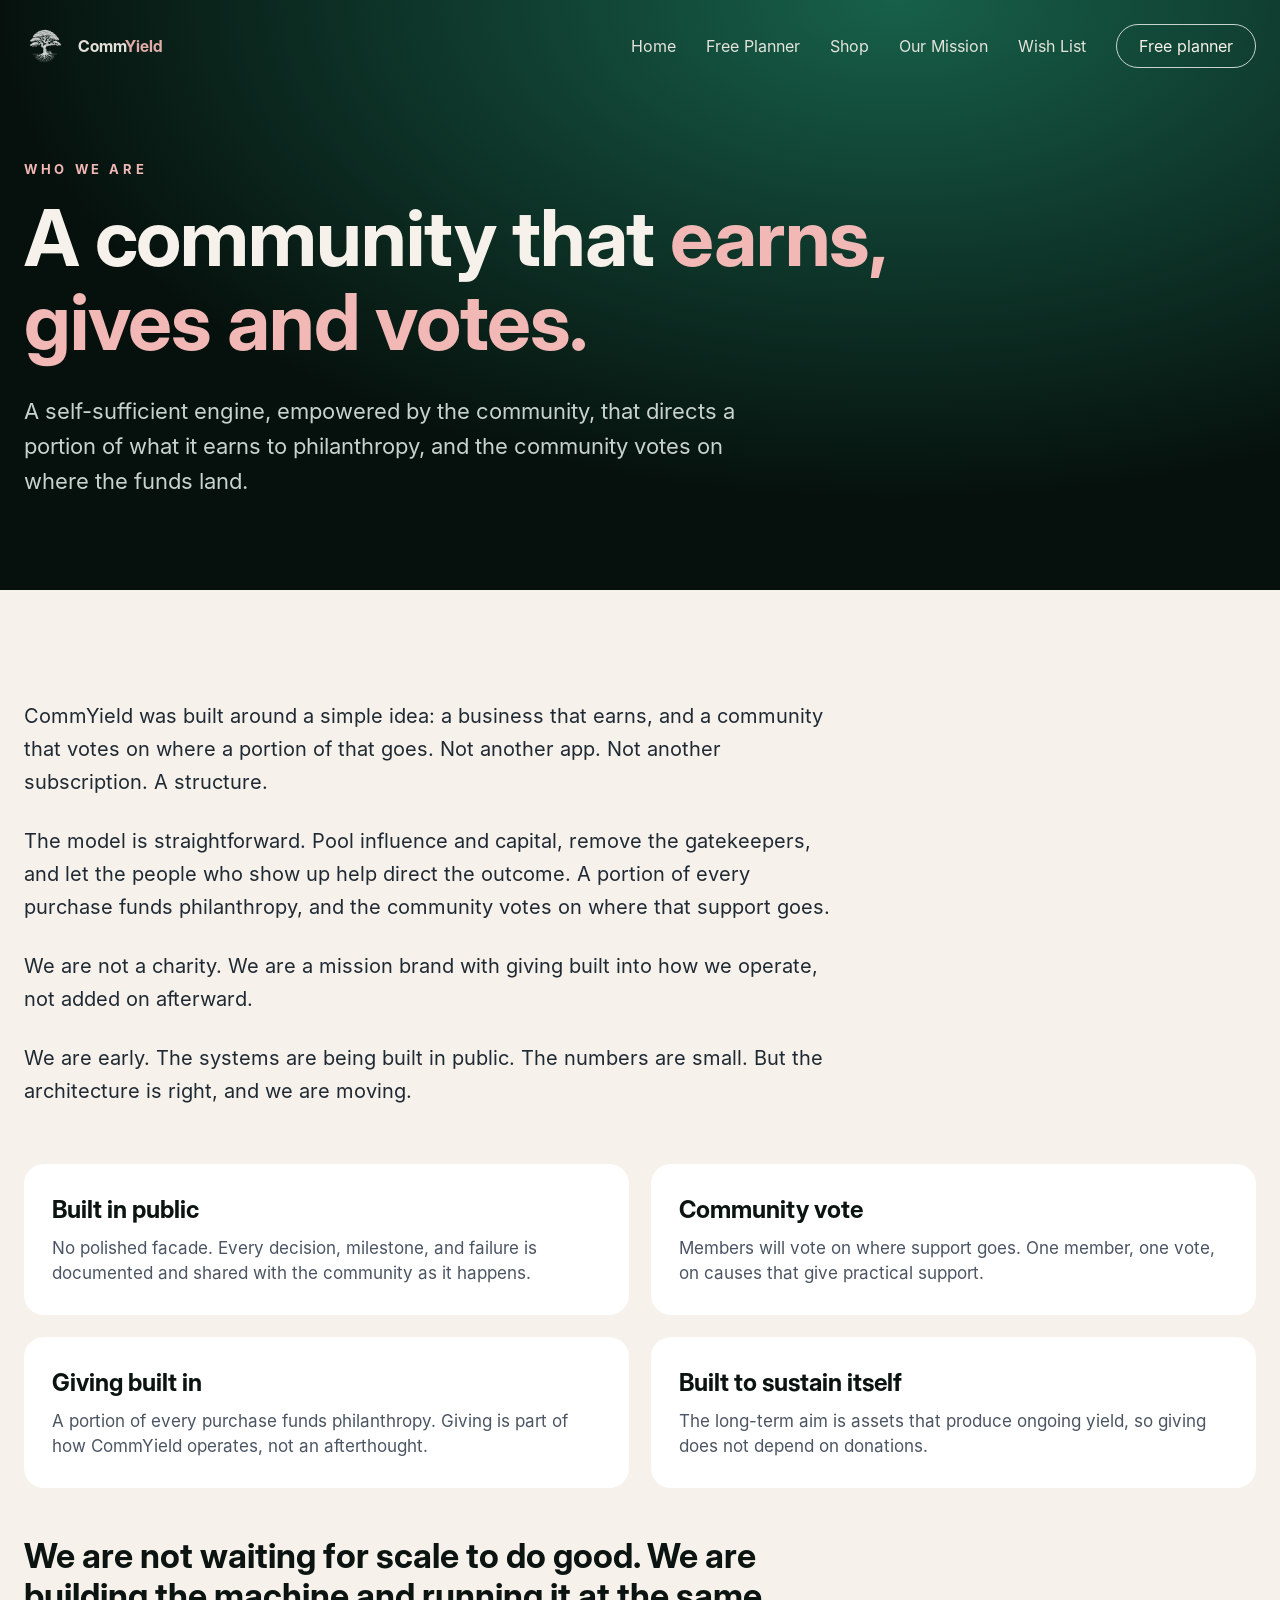
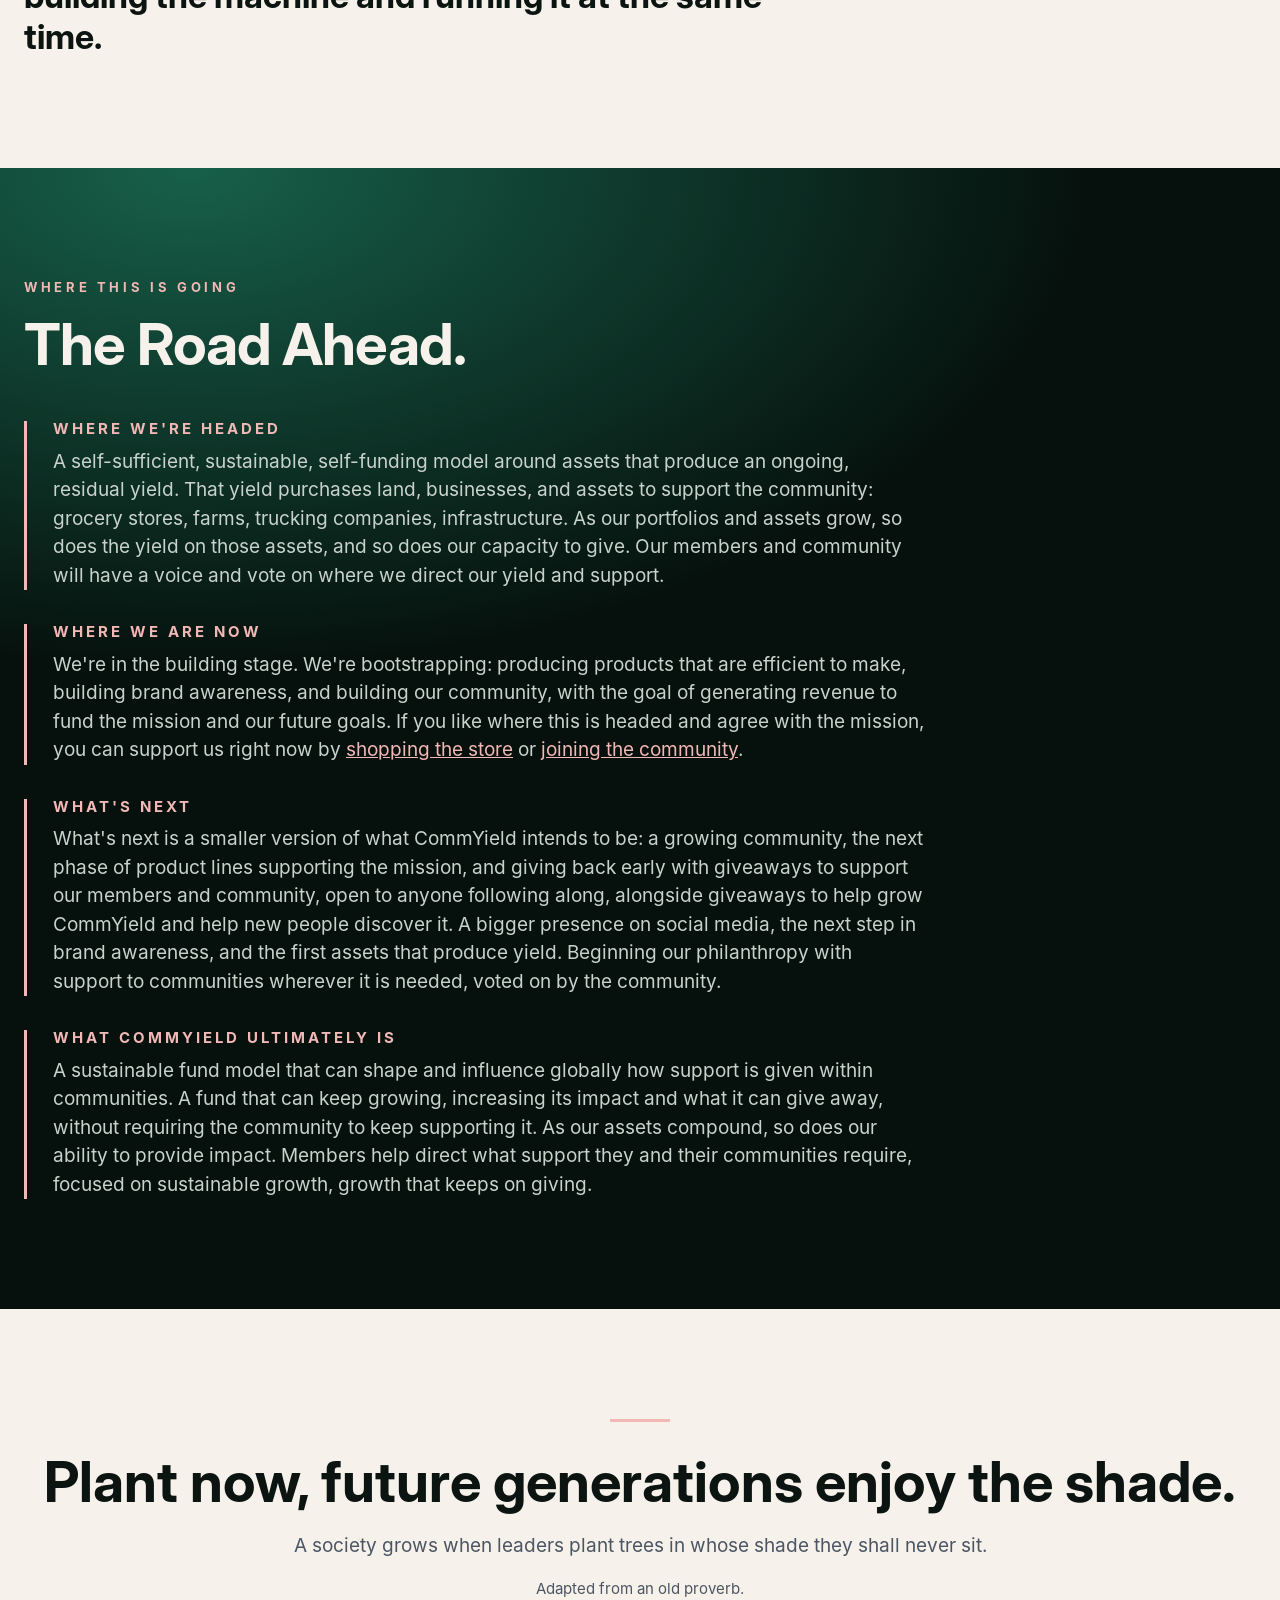
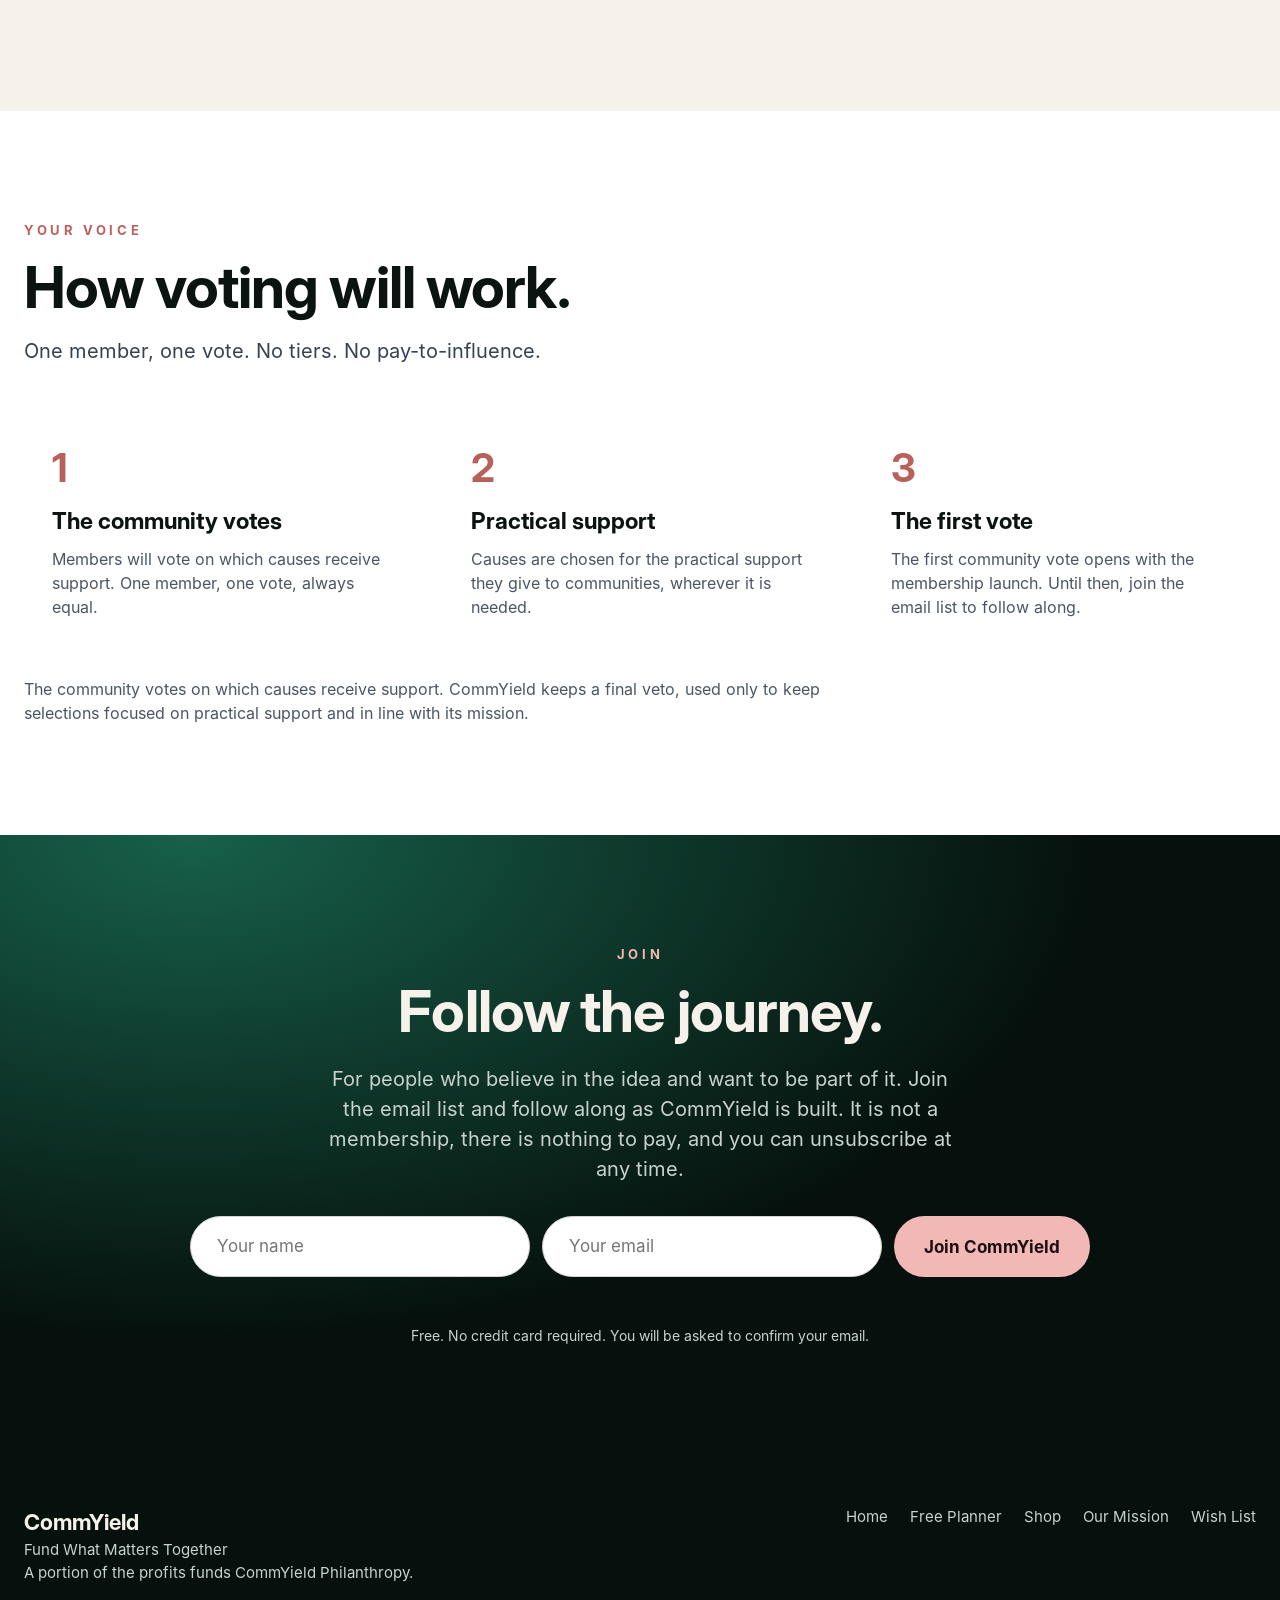
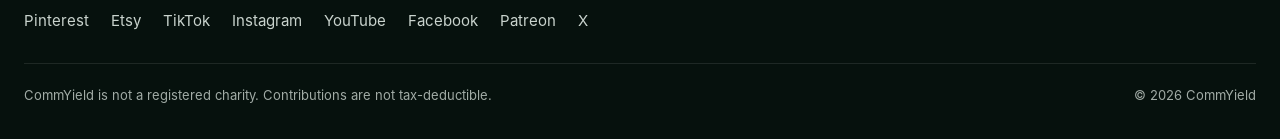
<file: mission.html>
<!DOCTYPE html>
<html lang="en-CA">
<head>
<meta charset="UTF-8">
<meta name="viewport" content="width=device-width, initial-scale=1.0">
<title>Our Mission | CommYield</title>
<meta name="description" content="A self-sufficient engine, empowered by the community, that directs a portion of what it earns to philanthropy. The community votes on where the funds land.">
<meta name="robots" content="index, follow">
<link rel="canonical" href="https://commyield.com/mission.html">
<meta name="theme-color" content="#06110D">
<meta name="p:domain_verify" content="9e3652abc8fa83274d60d7f268be381a"/>
<meta property="og:type" content="website">
<meta property="og:url" content="https://commyield.com/mission.html">
<meta property="og:title" content="Our Mission | CommYield">
<meta property="og:description" content="A self-sufficient engine, empowered by the community, that directs a portion of what it earns to philanthropy. The community votes on where the funds land.">
<meta property="og:site_name" content="CommYield">
<meta property="og:image" content="https://commyield.com/social-card-v2.png">
<meta property="og:image:width" content="1200">
<meta property="og:image:height" content="630">
<meta property="og:image:alt" content="CommYield tree logo. Fund What Matters Together. Join the community at commyield.com">
<meta name="twitter:card" content="summary_large_image">
<meta name="twitter:site" content="@commyield">
<meta name="twitter:image" content="https://commyield.com/social-card-v2.png">
<meta name="twitter:title" content="Our Mission | CommYield">
<meta name="twitter:description" content="A self-sufficient engine, empowered by the community, that directs a portion of what it earns to philanthropy. The community votes on where the funds land.">
<script type="application/ld+json">
{"@context":"https://schema.org","@type":"Organization","name":"CommYield","url":"https://commyield.com","sameAs":["https://ca.pinterest.com/commyield/","https://commyield.etsy.com","https://tiktok.com/@commyield","https://instagram.com/commyield","https://youtube.com/@commyield","https://www.facebook.com/profile.php?id=61595355338816","https://patreon.com/commyield","https://x.com/commyield"],"description":"Printables, planners, puzzle packs, and e-books. A portion of every purchase funds philanthropy.","slogan":"Fund What Matters Together"}
</script>
<script async src="https://www.googletagmanager.com/gtag/js?id=G-CYG6SSP0XV"></script>
<script>window.dataLayer=window.dataLayer||[];function gtag(){dataLayer.push(arguments);}gtag('js',new Date());gtag('config','G-CYG6SSP0XV');</script>
<link rel="stylesheet" href="styles.css">
</head>
<body><header class="top"><div class="wrap"><a class="logo" href="/"><img src="img/logo.png" alt="CommYield tree logo" width="42" height="42"><span class="wm">Comm<em>Yield</em></span></a>
<button class="menu-btn" aria-expanded="false" aria-controls="nav" onclick="var u=document.getElementById('nav');u.classList.toggle('open');this.setAttribute('aria-expanded',u.classList.contains('open'))">Menu</button>
<ul id="nav"><li><a href="/">Home</a></li><li><a href="/free-planner">Free Planner</a></li><li><a href="/shop.html">Shop</a></li><li><a href="/mission.html">Our Mission</a></li><li><a href="/wishlist.html">Wish List</a></li><li><a class="pill" href="/free-planner" data-evt="nav_free_planner">Free planner</a></li></ul></div></header>

<section class="phead"><div class="wrap"><div class="eyebrow" style="color:var(--acc)">Who we are</div><h1>A community that <em>earns, gives and votes.</em></h1>
<p>A self-sufficient engine, empowered by the community, that directs a portion of what it earns to philanthropy, and the community votes on where the funds land.</p></div></section>
<section class="sec"><div class="wrap"><div class="prose">
<p>CommYield was built around a simple idea: a business that earns, and a community that votes on where a portion of that goes. Not another app. Not another subscription. A structure.</p>
<p>The model is straightforward. Pool influence and capital, remove the gatekeepers, and let the people who show up help direct the outcome. A portion of every purchase funds philanthropy, and the community votes on where that support goes.</p>
<p>We are not a charity. We are a mission brand with giving built into how we operate, not added on afterward.</p>
<p>We are early. The systems are being built in public. The numbers are small. But the architecture is right, and we are moving.</p></div>
<div class="pillars">
<div><b>Built in public</b><span>No polished facade. Every decision, milestone, and failure is documented and shared with the community as it happens.</span></div>
<div><b>Community vote</b><span>Members will vote on where support goes. One member, one vote, on causes that give practical support.</span></div>
<div><b>Giving built in</b><span>A portion of every purchase funds philanthropy. Giving is part of how CommYield operates, not an afterthought.</span></div>
<div><b>Built to sustain itself</b><span>The long-term aim is assets that produce ongoing yield, so giving does not depend on donations.</span></div></div>
<p class="closing">We are not waiting for scale to do good. We are building the machine and running it at the same time.</p></div></section>
<section class="sec dark" id="road"><div class="wrap"><div class="eyebrow">Where this is going</div><h2>The Road Ahead.</h2>
<div class="road">
<div><h3>Where we're headed</h3><p>A self-sufficient, sustainable, self-funding model around assets that produce an ongoing, residual yield. That yield purchases land, businesses, and assets to support the community: grocery stores, farms, trucking companies, infrastructure. As our portfolios and assets grow, so does the yield on those assets, and so does our capacity to give. Our members and community will have a voice and vote on where we direct our yield and support.</p></div>
<div><h3>Where we are now</h3><p>We're in the building stage. We're bootstrapping: producing products that are efficient to make, building brand awareness, and building our community, with the goal of generating revenue to fund the mission and our future goals. If you like where this is headed and agree with the mission, you can support us right now by <a href="https://commyield.etsy.com" target="_blank" rel="noopener">shopping the store</a> or <a href="#join">joining the community</a>.</p></div>
<div><h3>What's next</h3><p>What's next is a smaller version of what CommYield intends to be: a growing community, the next phase of product lines supporting the mission, and giving back early with giveaways to support our members and community, open to anyone following along, alongside giveaways to help grow CommYield and help new people discover it. A bigger presence on social media, the next step in brand awareness, and the first assets that produce yield. Beginning our philanthropy with support to communities wherever it is needed, voted on by the community.</p></div>
<div><h3>What CommYield ultimately is</h3><p>A sustainable fund model that can shape and influence globally how support is given within communities. A fund that can keep growing, increasing its impact and what it can give away, without requiring the community to keep supporting it. As our assets compound, so does our ability to provide impact. Members help direct what support they and their communities require, focused on sustainable growth, growth that keeps on giving.</p></div>
</div></div></section>
<section class="sec proverb"><div class="wrap"><div class="r"></div><q>Plant now, future generations enjoy the shade.</q><p>A society grows when leaders plant trees in whose shade they shall never sit.</p><p style="font-size:15px">Adapted from an old proverb.</p></div></section>
<section class="sec vote" id="vote" style="background:#fff"><div class="wrap"><div class="eyebrow">Your voice</div><h2>How voting will work.</h2><p style="font-size:20px;margin-top:16px;color:#374151">One member, one vote. No tiers. No pay-to-influence.</p>
<div class="vsteps"><div><i>1</i><b>The community votes</b><span>Members will vote on which causes receive support. One member, one vote, always equal.</span></div>
<div><i>2</i><b>Practical support</b><span>Causes are chosen for the practical support they give to communities, wherever it is needed.</span></div>
<div><i>3</i><b>The first vote</b><span>The first community vote opens with the membership launch. Until then, join the email list to follow along.</span></div></div>
<p class="fp">The community votes on which causes receive support. CommYield keeps a final veto, used only to keep selections focused on practical support and in line with its mission.</p></div></section>
<section class="sec join dark" id="join"><div class="wrap"><div class="eyebrow">Join</div><h2>Follow the journey.</h2><p class="s" style="color:var(--soft)">For people who believe in the idea and want to be part of it. Join the email list and follow along as CommYield is built. It is not a membership, there is nothing to pay, and you can unsubscribe at any time.</p>
<form class="jf" onsubmit="handleJoinSubmit(event)"><input type="text" id="join-name" name="name" placeholder="Your name" required autocomplete="name" aria-label="Your name"><input type="email" id="join-email" name="email" placeholder="Your email" required autocomplete="email" aria-label="Your email"><button class="btn btn-p" type="submit" id="join-btn">Join CommYield</button></form>
<p class="fine" id="join-status" role="status" aria-live="polite"></p><p class="fine">Free. No credit card required. You will be asked to confirm your email.</p></div></section>
<footer><div class="wrap"><div class="row"><div><b>CommYield</b><br>Fund What Matters Together<br>A portion of the profits funds CommYield Philanthropy.</div>
<div class="links"><a href="/">Home</a><a href="/free-planner">Free Planner</a><a href="/shop.html">Shop</a><a href="/mission.html">Our Mission</a><a href="/wishlist.html">Wish List</a></div></div>
<div class="row" style="margin-top:26px"><div class="soc"><a href="https://ca.pinterest.com/commyield/" target="_blank" rel="noopener">Pinterest</a><a href="https://commyield.etsy.com" target="_blank" rel="noopener">Etsy</a><a href="https://tiktok.com/@commyield" target="_blank" rel="noopener">TikTok</a><a href="https://instagram.com/commyield" target="_blank" rel="noopener">Instagram</a><a href="https://youtube.com/@commyield" target="_blank" rel="noopener">YouTube</a><a href="https://www.facebook.com/profile.php?id=61595355338816" target="_blank" rel="noopener">Facebook</a><a href="https://patreon.com/commyield" target="_blank" rel="noopener">Patreon</a><a href="https://x.com/commyield" target="_blank" rel="noopener">X</a></div></div>
<div class="legal"><div>CommYield is not a registered charity. Contributions are not tax-deductible.</div><div>&copy; 2026 CommYield</div></div></div></footer>
<script src="app.js"></script>
</body></html>
</file>
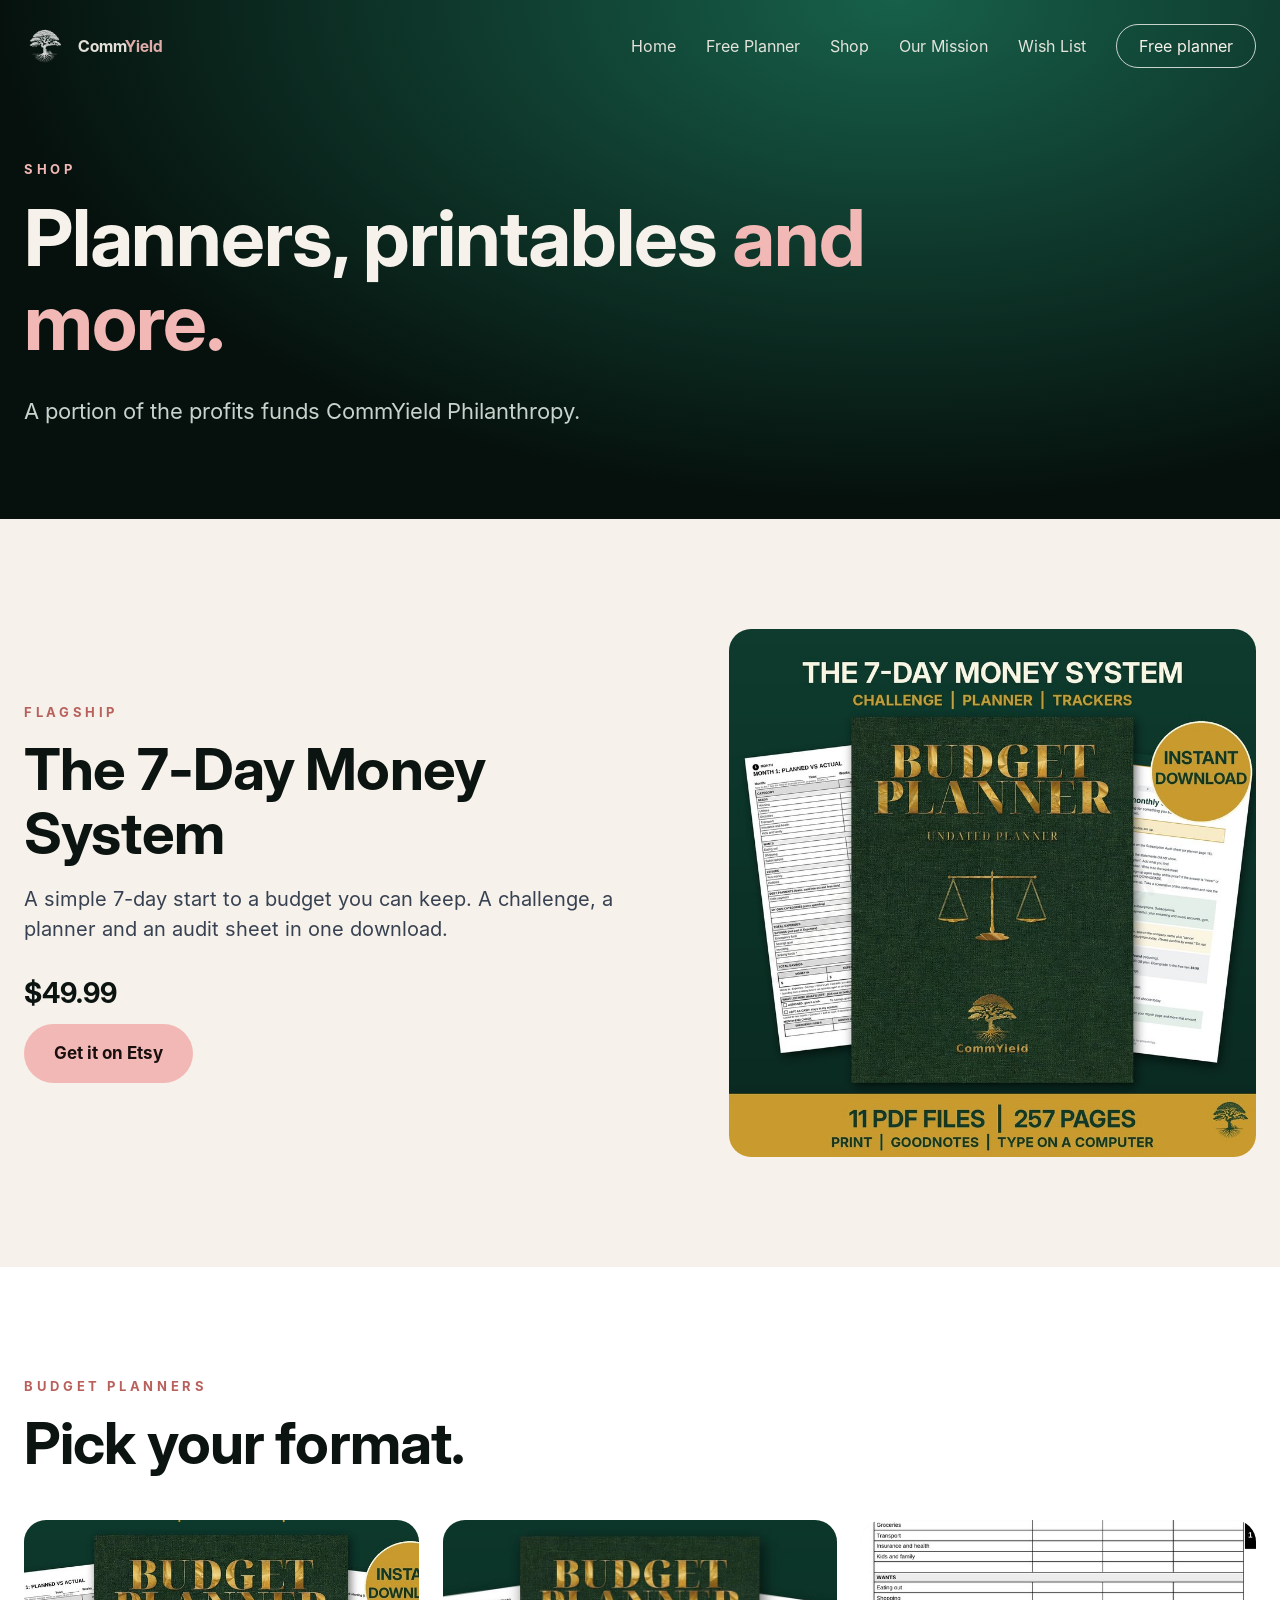
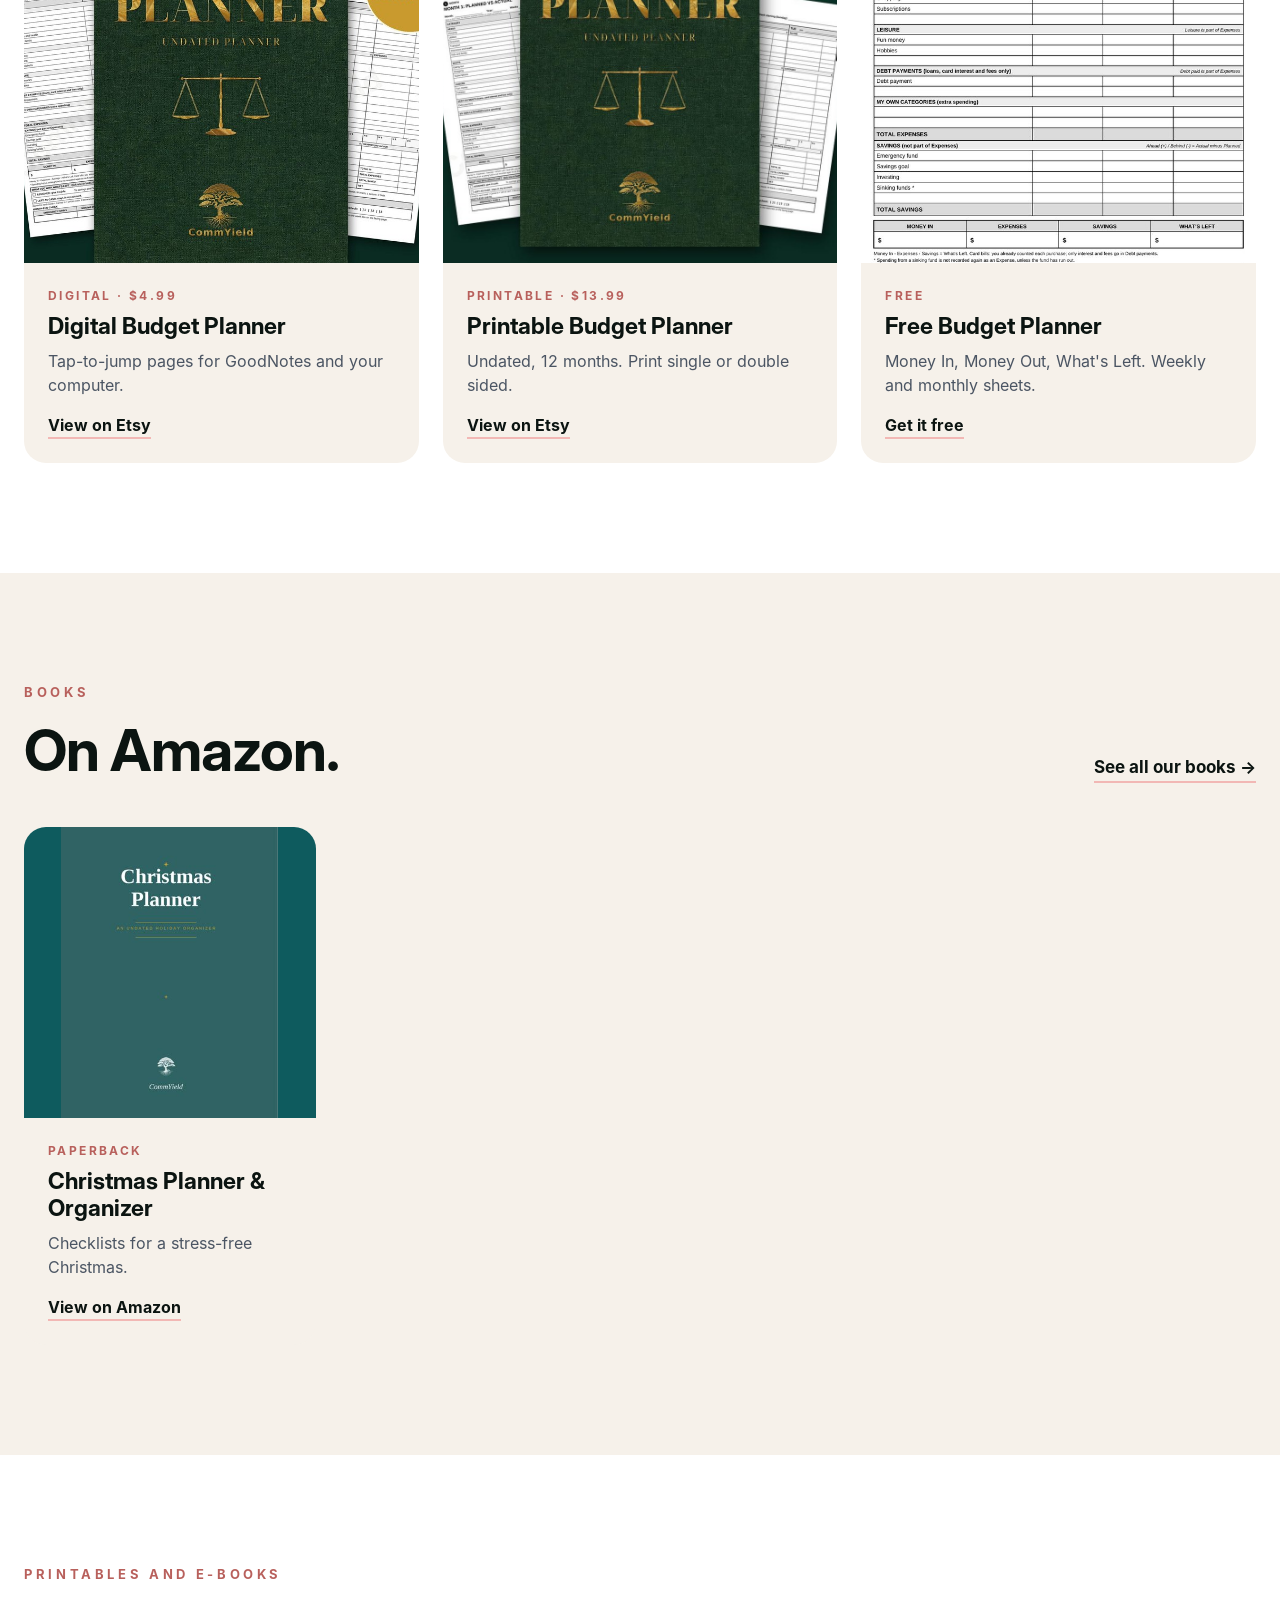
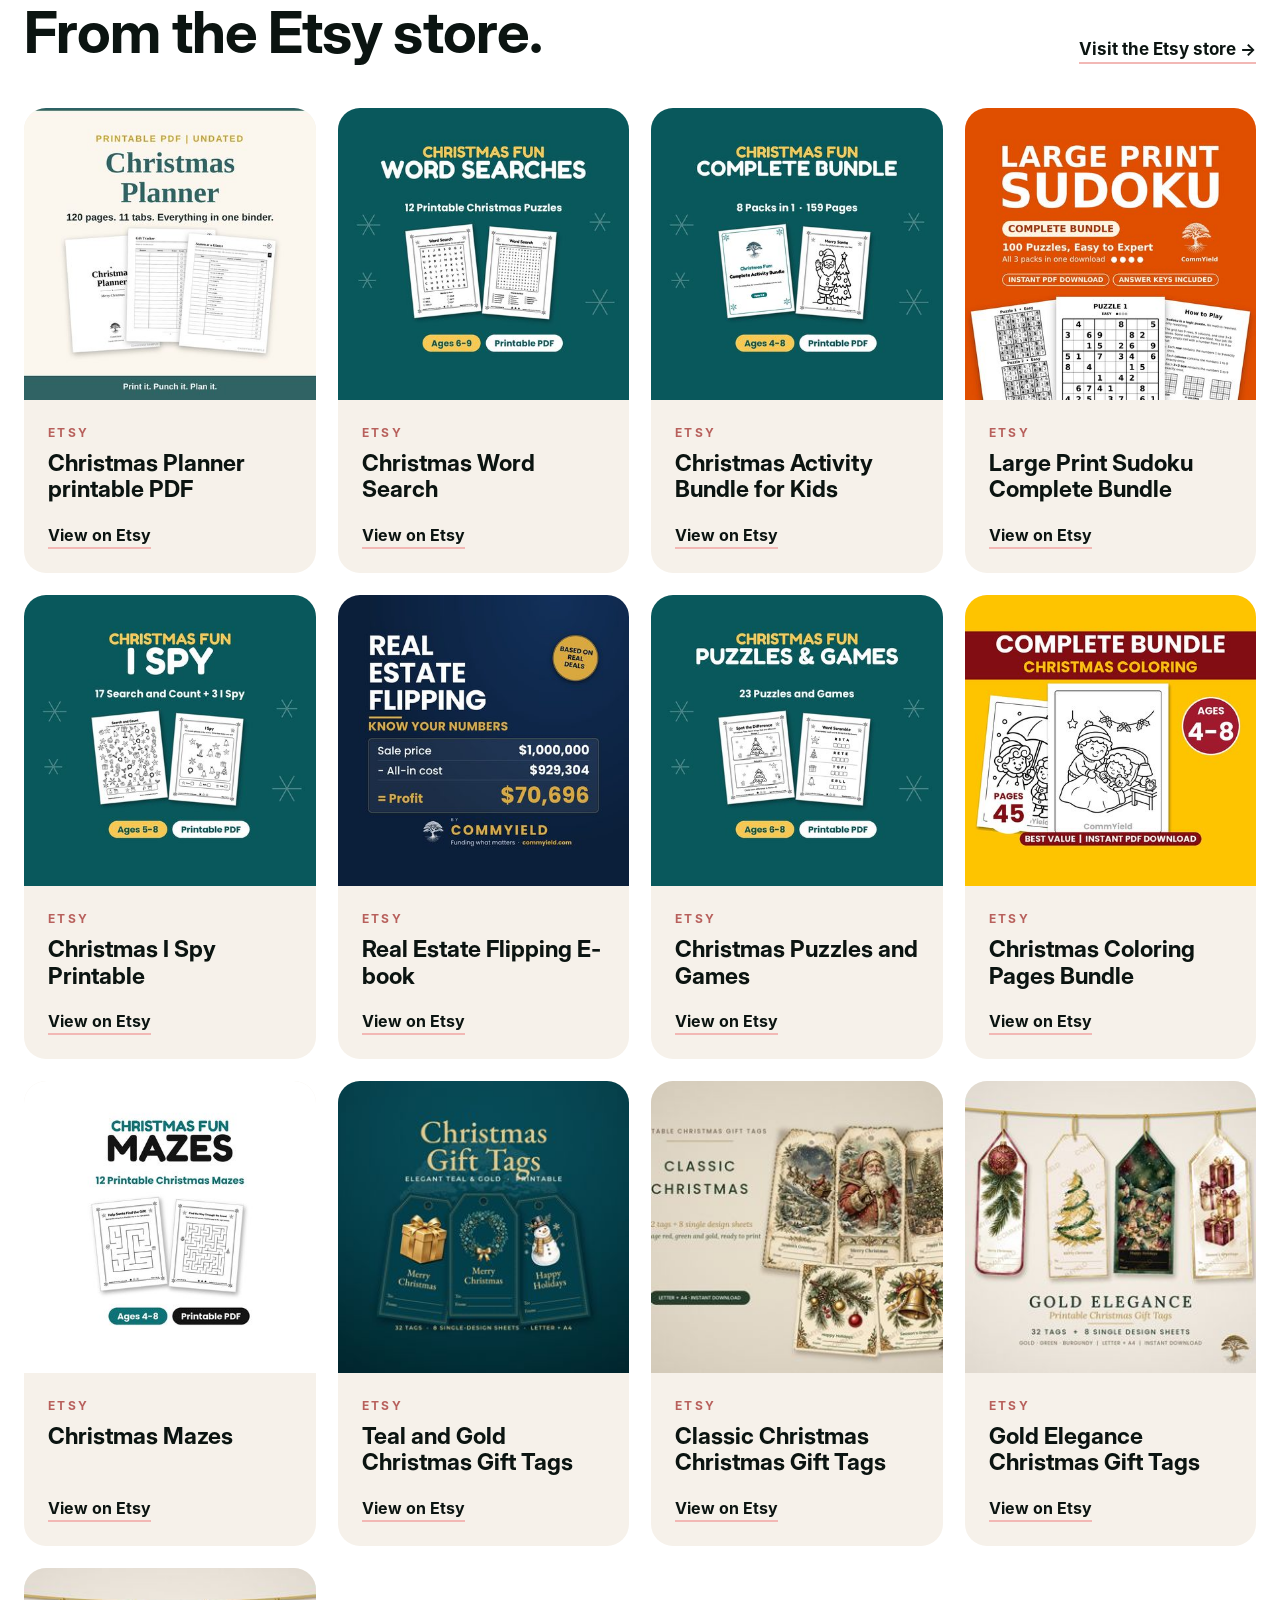
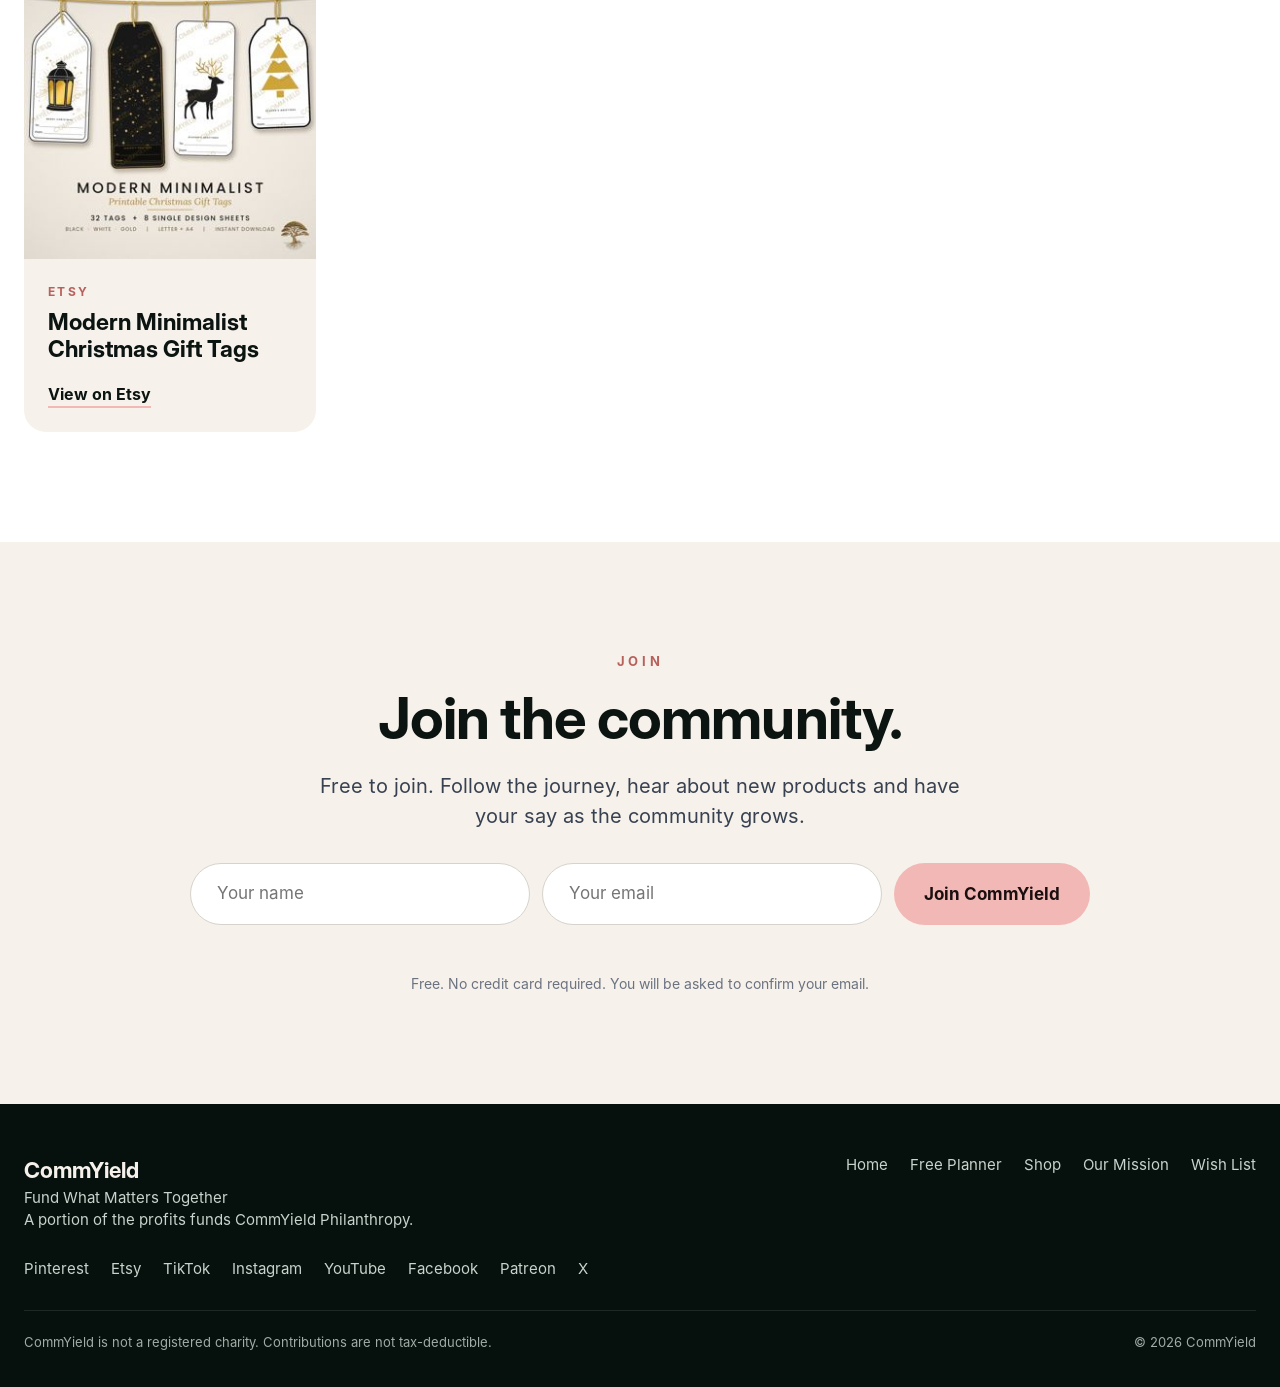
<file: shop.html>
<!DOCTYPE html>
<html lang="en-CA">
<head>
<meta charset="UTF-8">
<meta name="viewport" content="width=device-width, initial-scale=1.0">
<title>Shop | CommYield</title>
<meta name="description" content="Budget planners, printables, puzzle packs and e-books. A portion of every purchase funds CommYield Philanthropy.">
<meta name="robots" content="index, follow">
<link rel="canonical" href="https://commyield.com/shop.html">
<meta name="theme-color" content="#06110D">
<meta name="p:domain_verify" content="9e3652abc8fa83274d60d7f268be381a"/>
<meta property="og:type" content="website">
<meta property="og:url" content="https://commyield.com/shop.html">
<meta property="og:title" content="Shop | CommYield">
<meta property="og:description" content="Budget planners, printables, puzzle packs and e-books. A portion of every purchase funds CommYield Philanthropy.">
<meta property="og:site_name" content="CommYield">
<meta property="og:image" content="https://commyield.com/social-card-v2.png">
<meta property="og:image:width" content="1200">
<meta property="og:image:height" content="630">
<meta property="og:image:alt" content="CommYield tree logo. Fund What Matters Together. Join the community at commyield.com">
<meta name="twitter:card" content="summary_large_image">
<meta name="twitter:site" content="@commyield">
<meta name="twitter:image" content="https://commyield.com/social-card-v2.png">
<meta name="twitter:title" content="Shop | CommYield">
<meta name="twitter:description" content="Budget planners, printables, puzzle packs and e-books. A portion of every purchase funds CommYield Philanthropy.">
<script type="application/ld+json">
{"@context":"https://schema.org","@type":"Organization","name":"CommYield","url":"https://commyield.com","sameAs":["https://ca.pinterest.com/commyield/","https://commyield.etsy.com","https://tiktok.com/@commyield","https://instagram.com/commyield","https://youtube.com/@commyield","https://www.facebook.com/profile.php?id=61595355338816","https://patreon.com/commyield","https://x.com/commyield"],"description":"Printables, planners, puzzle packs, and e-books. A portion of every purchase funds philanthropy.","slogan":"Fund What Matters Together"}
</script>
<script async src="https://www.googletagmanager.com/gtag/js?id=G-CYG6SSP0XV"></script>
<script>window.dataLayer=window.dataLayer||[];function gtag(){dataLayer.push(arguments);}gtag('js',new Date());gtag('config','G-CYG6SSP0XV');</script>
<link rel="stylesheet" href="styles.css">
</head>
<body><header class="top"><div class="wrap"><a class="logo" href="/"><img src="img/logo.png" alt="CommYield tree logo" width="42" height="42"><span class="wm">Comm<em>Yield</em></span></a>
<button class="menu-btn" aria-expanded="false" aria-controls="nav" onclick="var u=document.getElementById('nav');u.classList.toggle('open');this.setAttribute('aria-expanded',u.classList.contains('open'))">Menu</button>
<ul id="nav"><li><a href="/">Home</a></li><li><a href="/free-planner">Free Planner</a></li><li><a href="/shop.html">Shop</a></li><li><a href="/mission.html">Our Mission</a></li><li><a href="/wishlist.html">Wish List</a></li><li><a class="pill" href="/free-planner" data-evt="nav_free_planner">Free planner</a></li></ul></div></header>

<section class="phead"><div class="wrap"><div class="eyebrow" style="color:var(--acc)">Shop</div><h1>Planners, printables <em>and more.</em></h1><p>A portion of the profits funds CommYield Philanthropy.</p></div></section>
<section class="sec"><div class="wrap"><div class="feat"><div><div class="eyebrow">Flagship</div><h2>The 7-Day Money System</h2><p>A simple 7-day start to a budget you can keep. A challenge, a planner and an audit sheet in one download.</p><div class="price">$49.99</div><a class="btn btn-p" href="https://www.etsy.com/listing/4619774206/budget-planner-toolkit-printable-pdf" target="_blank" rel="noopener" data-evt="shop_kit_etsy">Get it on Etsy</a></div><img src="img/kit.jpg" alt="The 7-Day Money System"></div></div></section>
<section class="sec" style="background:#fff"><div class="wrap"><div class="head"><div><div class="eyebrow">Budget planners</div><h2>Pick your format.</h2></div></div><div class="cards" style="grid-template-columns:repeat(3,1fr)">
<div class="card"><div class="im"><img src="img/digital.jpg" alt="Digital Budget Planner" loading="lazy"></div><div class="bd"><div class="pill2">Digital &middot; $4.99</div><b>Digital Budget Planner</b><span class="d">Tap-to-jump pages for GoodNotes and your computer.</span><div class="lk"><a href="https://www.etsy.com/listing/4619779035/digital-budget-planner-pdf-goodnotes" target="_blank" rel="noopener" data-evt="shop_digital">View on Etsy</a></div></div></div>
<div class="card"><div class="im"><img src="img/printable.jpg" alt="Printable Budget Planner" loading="lazy"></div><div class="bd"><div class="pill2">Printable &middot; $13.99</div><b>Printable Budget Planner</b><span class="d">Undated, 12 months. Print single or double sided.</span><div class="lk"><a href="https://www.etsy.com/listing/4619062347/budget-planner-printable-pdf-undated-12" target="_blank" rel="noopener" data-evt="shop_printable">View on Etsy</a></div></div></div>
<div class="card"><div class="im"><img src="img/free-page.jpg" alt="Free Budget Planner" loading="lazy"></div><div class="bd"><div class="pill2">Free</div><b>Free Budget Planner</b><span class="d">Money In, Money Out, What's Left. Weekly and monthly sheets.</span><div class="lk"><a href="/free-planner" target="_blank" rel="noopener" data-evt="shop_free">Get it free</a></div></div></div>
</div></div></section>
<section class="sec"><div class="wrap"><div class="head"><div><div class="eyebrow">Books</div><h2>On Amazon.</h2></div><a class="more" href="https://www.amazon.com/author/commyield" target="_blank" rel="noopener" data-evt="shop_author_amazon">See all our books &rarr;</a></div><div class="grid">
<div class="card"><div class="im"><img src="img/p01.jpg" alt="Christmas Planner &amp;amp; Organizer" loading="lazy"></div><div class="bd"><div class="pill2">Paperback</div><b>Christmas Planner &amp; Organizer</b><span class="d">Checklists for a stress-free Christmas.</span><div class="lk"><a href="https://www.amazon.ca/Christmas-Planner-Organizer-Checklists-Stress-Free/dp/B0HP7LKHF4" target="_blank" rel="noopener" data-evt="shop_xmas_amazon">View on Amazon</a></div></div></div>
</div></div></section>
<section class="sec" style="background:#fff"><div class="wrap"><div class="head"><div><div class="eyebrow">Printables and e-books</div><h2>From the Etsy store.</h2></div><a class="more" href="https://commyield.etsy.com" target="_blank" rel="noopener" data-evt="shop_store_etsy">Visit the Etsy store &rarr;</a></div><div class="grid">
<div class="card"><div class="im"><img src="img/p02.jpg" alt="Christmas Planner printable PDF" loading="lazy"></div><div class="bd"><div class="pill2">Etsy</div><b>Christmas Planner printable PDF</b><span class="d" style="margin:6px 0 14px"></span><div class="lk"><a href="https://www.etsy.com/ca/listing/4601325944/christmas-planner-printable-pdf-undated" target="_blank" rel="noopener" data-evt="shop_item_etsy">View on Etsy</a></div></div></div>
<div class="card"><div class="im"><img src="img/p03.jpg" alt="Christmas Word Search" loading="lazy"></div><div class="bd"><div class="pill2">Etsy</div><b>Christmas Word Search</b><span class="d" style="margin:6px 0 14px"></span><div class="lk"><a href="https://www.etsy.com/ca/listing/4602057865/christmas-word-search-printable-for-kids" target="_blank" rel="noopener" data-evt="shop_item_etsy">View on Etsy</a></div></div></div>
<div class="card"><div class="im"><img src="img/p04.jpg" alt="Christmas Activity Bundle for Kids" loading="lazy"></div><div class="bd"><div class="pill2">Etsy</div><b>Christmas Activity Bundle for Kids</b><span class="d" style="margin:6px 0 14px"></span><div class="lk"><a href="https://www.etsy.com/ca/listing/4602062701/christmas-activity-bundle-for-kids" target="_blank" rel="noopener" data-evt="shop_item_etsy">View on Etsy</a></div></div></div>
<div class="card"><div class="im"><img src="img/p05.jpg" alt="Large Print Sudoku Complete Bundle" loading="lazy"></div><div class="bd"><div class="pill2">Etsy</div><b>Large Print Sudoku Complete Bundle</b><span class="d" style="margin:6px 0 14px"></span><div class="lk"><a href="https://www.etsy.com/ca/listing/4598350645/large-print-sudoku-complete-bundle-100" target="_blank" rel="noopener" data-evt="shop_item_etsy">View on Etsy</a></div></div></div>
<div class="card"><div class="im"><img src="img/p06.jpg" alt="Christmas I Spy Printable" loading="lazy"></div><div class="bd"><div class="pill2">Etsy</div><b>Christmas I Spy Printable</b><span class="d" style="margin:6px 0 14px"></span><div class="lk"><a href="https://www.etsy.com/ca/listing/4602058671/christmas-i-spy-printable-for-kids-20" target="_blank" rel="noopener" data-evt="shop_item_etsy">View on Etsy</a></div></div></div>
<div class="card"><div class="im"><img src="img/p07.jpg" alt="Real Estate Flipping E-book" loading="lazy"></div><div class="bd"><div class="pill2">Etsy</div><b>Real Estate Flipping E-book</b><span class="d" style="margin:6px 0 14px"></span><div class="lk"><a href="https://www.etsy.com/ca/listing/4598404332/real-estate-flipping-ebook-know-your" target="_blank" rel="noopener" data-evt="shop_item_etsy">View on Etsy</a></div></div></div>
<div class="card"><div class="im"><img src="img/p08.jpg" alt="Christmas Puzzles and Games" loading="lazy"></div><div class="bd"><div class="pill2">Etsy</div><b>Christmas Puzzles and Games</b><span class="d" style="margin:6px 0 14px"></span><div class="lk"><a href="https://www.etsy.com/ca/listing/4602084770/christmas-puzzles-and-games-printable" target="_blank" rel="noopener" data-evt="shop_item_etsy">View on Etsy</a></div></div></div>
<div class="card"><div class="im"><img src="img/p09.jpg" alt="Christmas Coloring Pages Bundle" loading="lazy"></div><div class="bd"><div class="pill2">Etsy</div><b>Christmas Coloring Pages Bundle</b><span class="d" style="margin:6px 0 14px"></span><div class="lk"><a href="https://www.etsy.com/ca/listing/4599561537/christmas-coloring-pages-bundle-for-kids" target="_blank" rel="noopener" data-evt="shop_item_etsy">View on Etsy</a></div></div></div>
<div class="card"><div class="im"><img src="img/p10.jpg" alt="Christmas Mazes" loading="lazy"></div><div class="bd"><div class="pill2">Etsy</div><b>Christmas Mazes</b><span class="d" style="margin:6px 0 14px"></span><div class="lk"><a href="https://www.etsy.com/ca/listing/4602076434/christmas-mazes-for-kids-printable-12" target="_blank" rel="noopener" data-evt="shop_item_etsy">View on Etsy</a></div></div></div>
<div class="card"><div class="im"><img src="img/p11.jpg" alt="Teal and Gold Christmas Gift Tags" loading="lazy"></div><div class="bd"><div class="pill2">Etsy</div><b>Teal and Gold Christmas Gift Tags</b><span class="d" style="margin:6px 0 14px"></span><div class="lk"><a href="https://commyield.etsy.com/ca/listing/4603902853/printable-christmas-gift-tags-teal-and" target="_blank" rel="noopener" data-evt="shop_item_etsy">View on Etsy</a></div></div></div>
<div class="card"><div class="im"><img src="img/p12.jpg" alt="Classic Christmas Christmas Gift Tags" loading="lazy"></div><div class="bd"><div class="pill2">Etsy</div><b>Classic Christmas Christmas Gift Tags</b><span class="d" style="margin:6px 0 14px"></span><div class="lk"><a href="https://commyield.etsy.com/ca/listing/4605284623/printable-christmas-gift-tags-vintage" target="_blank" rel="noopener" data-evt="shop_item_etsy">View on Etsy</a></div></div></div>
<div class="card"><div class="im"><img src="img/p13.jpg" alt="Gold Elegance Christmas Gift Tags" loading="lazy"></div><div class="bd"><div class="pill2">Etsy</div><b>Gold Elegance Christmas Gift Tags</b><span class="d" style="margin:6px 0 14px"></span><div class="lk"><a href="https://commyield.etsy.com/ca/listing/4604988117/printable-christmas-gift-tags-gold" target="_blank" rel="noopener" data-evt="shop_item_etsy">View on Etsy</a></div></div></div>
<div class="card"><div class="im"><img src="img/p14.jpg" alt="Modern Minimalist Christmas Gift Tags" loading="lazy"></div><div class="bd"><div class="pill2">Etsy</div><b>Modern Minimalist Christmas Gift Tags</b><span class="d" style="margin:6px 0 14px"></span><div class="lk"><a href="https://commyield.etsy.com/ca/listing/4604961629/printable-christmas-gift-tags-modern" target="_blank" rel="noopener" data-evt="shop_item_etsy">View on Etsy</a></div></div></div>
</div></div></section><section class="sec join" id="join"><div class="wrap"><div class="eyebrow">Join</div><h2>Join the community.</h2><p class="s" style="">Free to join. Follow the journey, hear about new products and have your say as the community grows.</p>
<form class="jf" onsubmit="handleJoinSubmit(event)"><input type="text" id="join-name" name="name" placeholder="Your name" required autocomplete="name" aria-label="Your name"><input type="email" id="join-email" name="email" placeholder="Your email" required autocomplete="email" aria-label="Your email"><button class="btn btn-p" type="submit" id="join-btn">Join CommYield</button></form>
<p class="fine" id="join-status" role="status" aria-live="polite"></p><p class="fine">Free. No credit card required. You will be asked to confirm your email.</p></div></section>
<footer><div class="wrap"><div class="row"><div><b>CommYield</b><br>Fund What Matters Together<br>A portion of the profits funds CommYield Philanthropy.</div>
<div class="links"><a href="/">Home</a><a href="/free-planner">Free Planner</a><a href="/shop.html">Shop</a><a href="/mission.html">Our Mission</a><a href="/wishlist.html">Wish List</a></div></div>
<div class="row" style="margin-top:26px"><div class="soc"><a href="https://ca.pinterest.com/commyield/" target="_blank" rel="noopener">Pinterest</a><a href="https://commyield.etsy.com" target="_blank" rel="noopener">Etsy</a><a href="https://tiktok.com/@commyield" target="_blank" rel="noopener">TikTok</a><a href="https://instagram.com/commyield" target="_blank" rel="noopener">Instagram</a><a href="https://youtube.com/@commyield" target="_blank" rel="noopener">YouTube</a><a href="https://www.facebook.com/profile.php?id=61595355338816" target="_blank" rel="noopener">Facebook</a><a href="https://patreon.com/commyield" target="_blank" rel="noopener">Patreon</a><a href="https://x.com/commyield" target="_blank" rel="noopener">X</a></div></div>
<div class="legal"><div>CommYield is not a registered charity. Contributions are not tax-deductible.</div><div>&copy; 2026 CommYield</div></div></div></footer>
<script src="app.js"></script>
</body></html>
</file>
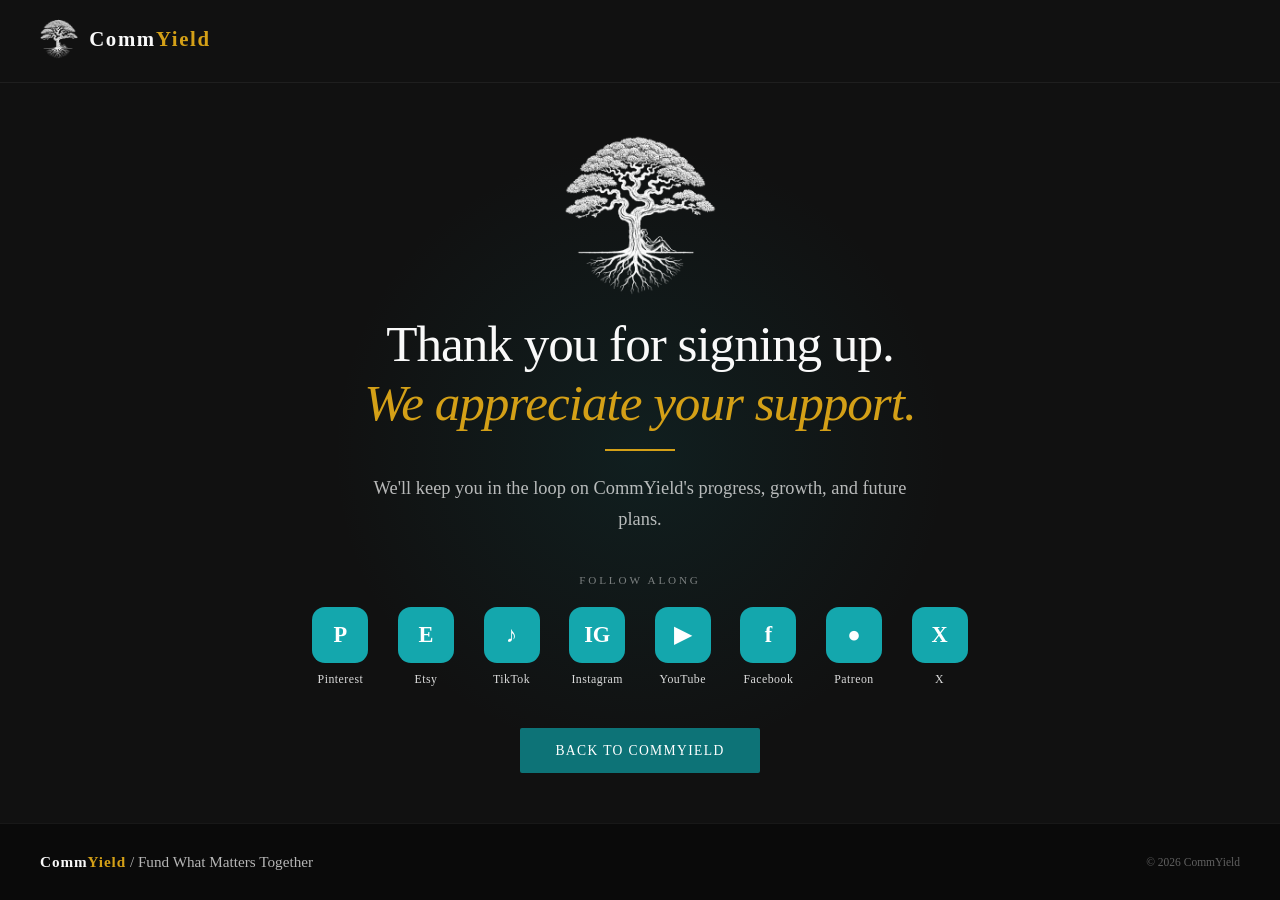
<file: thank-you.html>
<!DOCTYPE html>
<html lang="en-CA">
<head>
<meta charset="UTF-8">
<meta name="viewport" content="width=device-width, initial-scale=1.0">
<title>Thank You | CommYield</title>
<meta name="description" content="Thank you for signing up for CommYield.">
<meta name="robots" content="noindex, follow">
<link rel="canonical" href="https://commyield.com/thank-you.html">
<meta name="theme-color" content="#0D7377">

<script async src="https://www.googletagmanager.com/gtag/js?id=G-CYG6SSP0XV"></script>
<script>
  window.dataLayer = window.dataLayer || [];
  function gtag(){dataLayer.push(arguments);}
  gtag('js', new Date());
  gtag('config', 'G-CYG6SSP0XV');
</script>
<style>
  :root { --teal:#0D7377; --teal-light:#14a7ad; --gold:#D4A017; --dark:#111111; --light:#F9F9F9; --text-light:rgba(255,255,255,0.7); }
  *, *::before, *::after { box-sizing:border-box; margin:0; padding:0; }
  body { font-family:'Georgia','Times New Roman',serif; background:var(--dark); color:var(--light); min-height:100vh; display:flex; flex-direction:column; }
  .tree-mark { display:block; flex-shrink:0; aspect-ratio:334 / 352; background-image: url("[data-uri]");
    background-repeat:no-repeat; background-position:center; background-size:contain; }
  header { padding:1.2rem 2.5rem; border-bottom:1px solid rgba(255,255,255,0.06); }
  .logo { display:inline-flex; align-items:center; gap:0.7rem; text-decoration:none; color:var(--light); font-size:1.3rem; font-weight:700; letter-spacing:0.08em; }
  .logo span.y { color:var(--gold); }
  .logo .tree-mark { height:40px; }
  main { flex:1; display:flex; flex-direction:column; align-items:center; justify-content:center; text-align:center; padding:3rem 1.5rem; position:relative; overflow:hidden; }
  main::before { content:""; position:absolute; width:620px; height:620px; top:50%; left:50%; transform:translate(-50%,-50%); background:radial-gradient(circle, rgba(13,115,119,0.14) 0%, transparent 70%); pointer-events:none; }
  main > * { position:relative; }
  .hero-tree { height:clamp(90px, 18vh, 170px); margin-bottom:1.2rem; }
  h1 { font-size:clamp(2rem, 5vw, 3.2rem); font-weight:400; line-height:1.15; letter-spacing:-0.02em; margin-bottom:1rem; max-width:760px; }
  h1 em { font-style:italic; color:var(--gold); }
  .rule { width:70px; height:2px; background:var(--gold); margin:0 auto 1.4rem; }
  .lead { font-size:clamp(1rem, 2vw, 1.15rem); color:var(--text-light); line-height:1.7; max-width:560px; margin-bottom:2.4rem; }
  .follow-label { font-size:0.7rem; letter-spacing:0.25em; text-transform:uppercase; color:rgba(255,255,255,0.45); margin-bottom:1.3rem; }
  .social-tiles { display:grid; grid-template-columns:repeat(8, 76px); gap:1rem 0.6rem; justify-content:center; margin-bottom:2.6rem; }
  .social-tile { display:flex; flex-direction:column; align-items:center; gap:0.55rem; text-decoration:none; color:var(--light); }
  .social-icon { width:56px; height:56px; border-radius:13px; background:var(--teal-light); color:#fff; display:flex; align-items:center; justify-content:center; font-weight:700; font-size:1.4rem; line-height:1; transition:background 0.2s, transform 0.2s; }
  .social-name { font-size:0.74rem; letter-spacing:0.04em; color:rgba(255,255,255,0.85); transition:color 0.2s; }
  .social-tile:hover .social-icon, .social-tile:focus-visible .social-icon { background:var(--gold); color:var(--dark); transform:translateY(-2px); }
  .social-tile:hover .social-name, .social-tile:focus-visible .social-name { color:var(--gold); }
  .btn { background:var(--teal); color:#fff; padding:0.9rem 2.2rem; border-radius:2px; font-size:0.85rem; letter-spacing:0.1em; text-transform:uppercase; text-decoration:none; display:inline-block; transition:background 0.2s, transform 0.2s; }
  .btn:hover, .btn:focus-visible { background:var(--teal-light); transform:translateY(-1px); }
  footer { background:#0a0a0a; border-top:1px solid rgba(255,255,255,0.06); padding:1.8rem 2.5rem; display:flex; justify-content:space-between; align-items:center; flex-wrap:wrap; gap:0.8rem; }
  .foot-brand { font-size:0.95rem; color:rgba(255,255,255,0.7); }
  .foot-brand b { color:var(--light); letter-spacing:0.06em; }
  .foot-brand b span { color:var(--gold); }
  .foot-copy { font-size:0.72rem; color:rgba(255,255,255,0.35); }
  @media (max-width:900px) { .social-tiles { grid-template-columns:repeat(4, 76px); } }
  @media (max-width:600px) { header { padding:1rem 1.5rem; } footer { padding:1.5rem; flex-direction:column; align-items:flex-start; } .social-tiles { grid-template-columns:repeat(4, minmax(0,1fr)); width:100%; max-width:360px; } }
</style>
</head>
<body>

<header>
  <a class="logo" href="https://commyield.com" aria-label="CommYield home"><span class="tree-mark" role="img" aria-label="CommYield tree logo"></span><span>Comm<span class="y">Yield</span></span></a>
</header>

<main>
  <span class="tree-mark hero-tree" role="img" aria-label="CommYield tree logo"></span>
  <h1>Thank you for signing up.<br><em>We appreciate your support.</em></h1>
  <div class="rule"></div>
  <p class="lead">We'll keep you in the loop on CommYield's progress, growth, and future plans.</p>

  <div class="follow-label">Follow along</div>
  <div class="social-tiles">
      <a class="social-tile" href="https://ca.pinterest.com/commyield/" target="_blank" rel="noopener"><span class="social-icon" aria-hidden="true">P</span><span class="social-name">Pinterest</span></a>
      <a class="social-tile" href="https://commyield.etsy.com" target="_blank" rel="noopener"><span class="social-icon" aria-hidden="true">E</span><span class="social-name">Etsy</span></a>
      <a class="social-tile" href="https://tiktok.com/@commyield" target="_blank" rel="noopener"><span class="social-icon" aria-hidden="true">♪</span><span class="social-name">TikTok</span></a>
      <a class="social-tile" href="https://instagram.com/commyield" target="_blank" rel="noopener"><span class="social-icon" aria-hidden="true">IG</span><span class="social-name">Instagram</span></a>
      <a class="social-tile" href="https://youtube.com/@commyield" target="_blank" rel="noopener"><span class="social-icon" aria-hidden="true">▶</span><span class="social-name">YouTube</span></a>
      <a class="social-tile" href="https://www.facebook.com/profile.php?id=61595355338816" target="_blank" rel="noopener"><span class="social-icon" aria-hidden="true">f</span><span class="social-name">Facebook</span></a>
      <a class="social-tile" href="https://patreon.com/commyield" target="_blank" rel="noopener"><span class="social-icon" aria-hidden="true">●</span><span class="social-name">Patreon</span></a>
      <a class="social-tile" href="https://x.com/commyield" target="_blank" rel="noopener"><span class="social-icon" aria-hidden="true">X</span><span class="social-name">X</span></a>
  </div>

  <a class="btn" href="https://commyield.com">Back to CommYield</a>
</main>

<footer>
  <div class="foot-brand"><b>Comm<span>Yield</span></b> / Fund What Matters Together</div>
  <div class="foot-copy">© 2026 CommYield</div>
</footer>

</body>
</html>
</file>
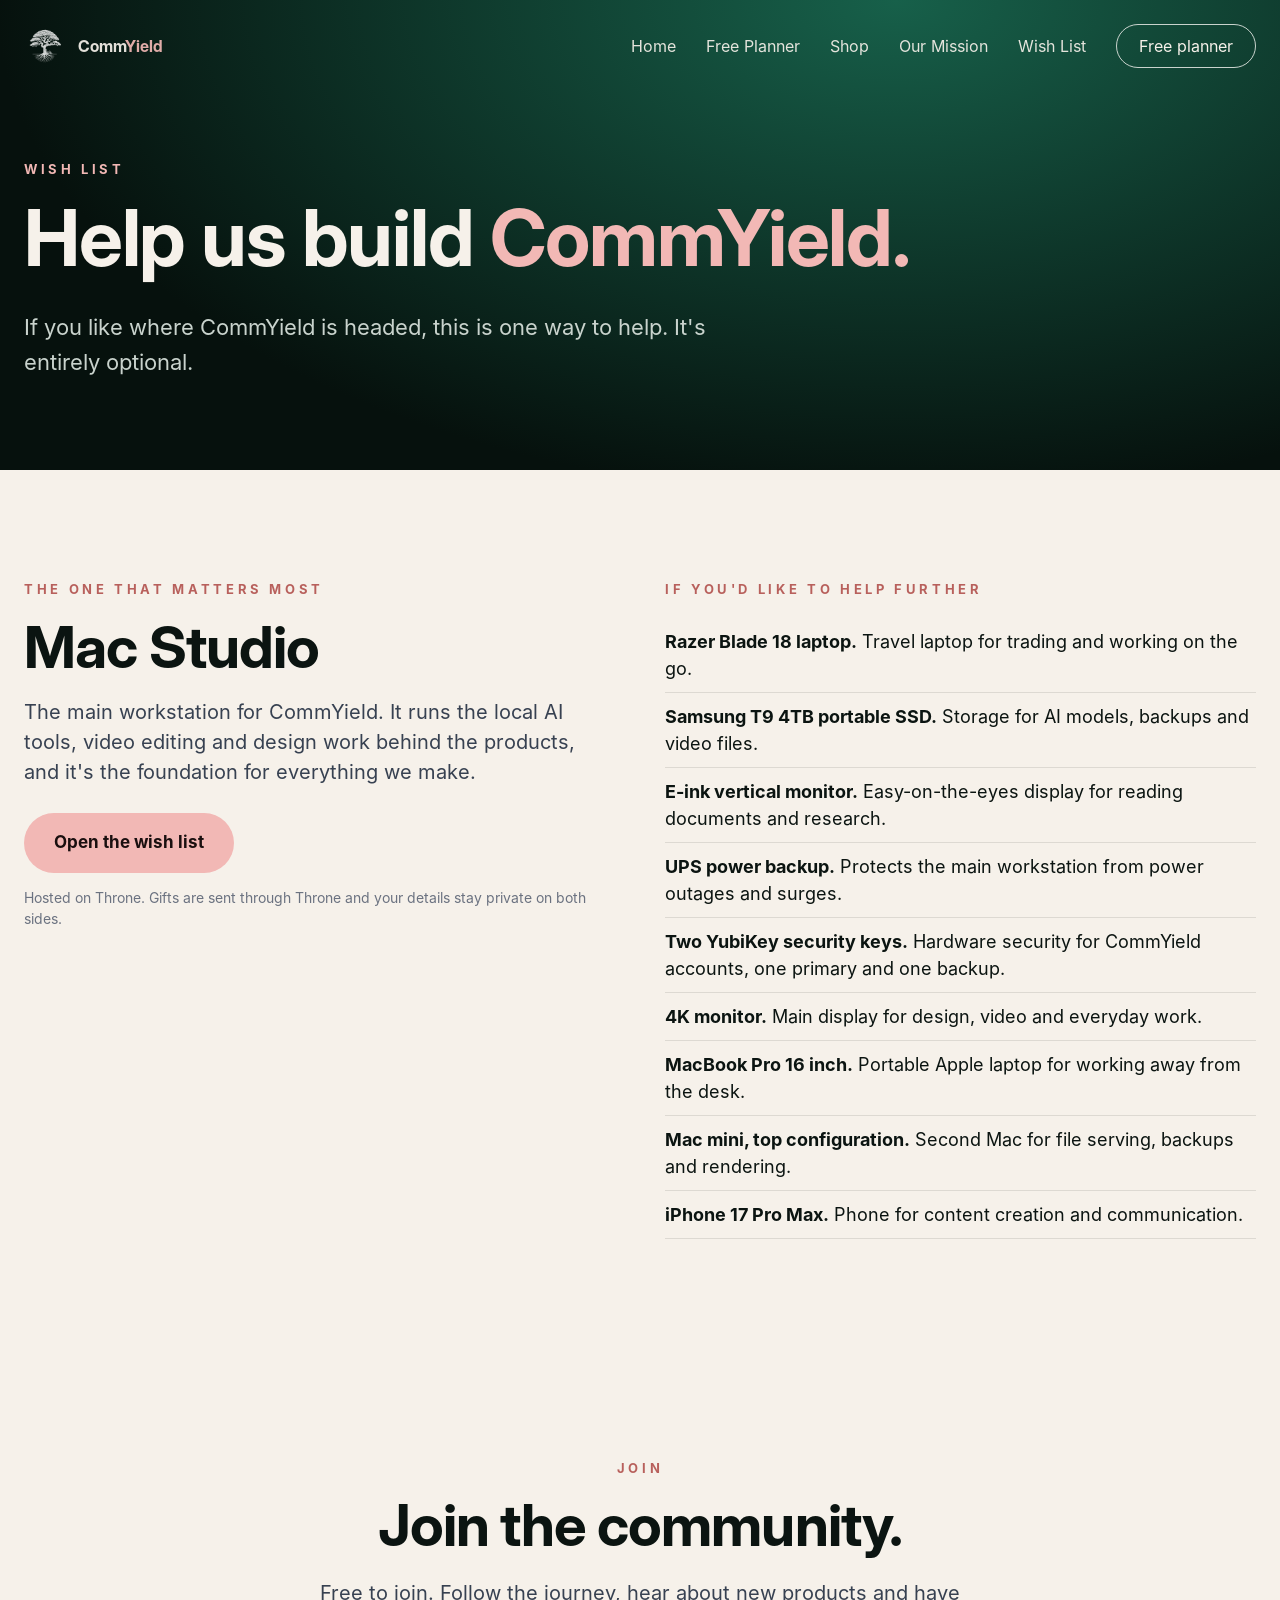
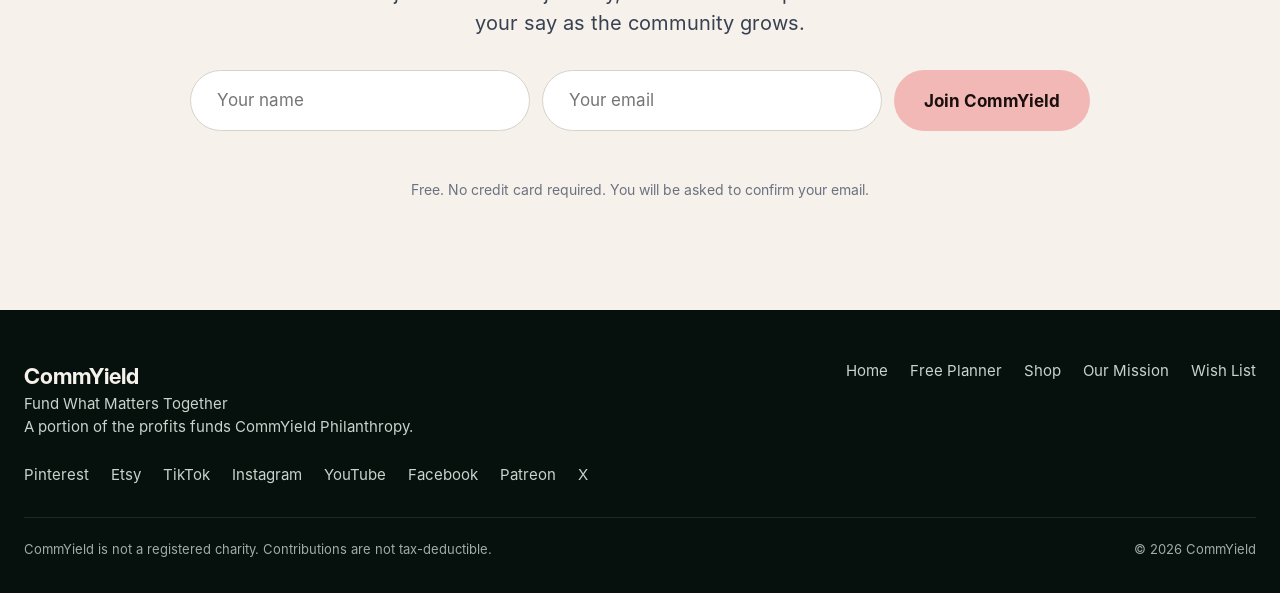
<file: wishlist.html>
<!DOCTYPE html>
<html lang="en-CA">
<head>
<meta charset="UTF-8">
<meta name="viewport" content="width=device-width, initial-scale=1.0">
<title>Wish List | CommYield</title>
<meta name="description" content="Hardware that helps CommYield build its content, tools and community. Optional, and appreciated.">
<meta name="robots" content="index, follow">
<link rel="canonical" href="https://commyield.com/wishlist.html">
<meta name="theme-color" content="#06110D">
<meta name="p:domain_verify" content="9e3652abc8fa83274d60d7f268be381a"/>
<meta property="og:type" content="website">
<meta property="og:url" content="https://commyield.com/wishlist.html">
<meta property="og:title" content="Wish List | CommYield">
<meta property="og:description" content="Hardware that helps CommYield build its content, tools and community. Optional, and appreciated.">
<meta property="og:site_name" content="CommYield">
<meta property="og:image" content="https://commyield.com/social-card-v2.png">
<meta property="og:image:width" content="1200">
<meta property="og:image:height" content="630">
<meta property="og:image:alt" content="CommYield tree logo. Fund What Matters Together. Join the community at commyield.com">
<meta name="twitter:card" content="summary_large_image">
<meta name="twitter:site" content="@commyield">
<meta name="twitter:image" content="https://commyield.com/social-card-v2.png">
<meta name="twitter:title" content="Wish List | CommYield">
<meta name="twitter:description" content="Hardware that helps CommYield build its content, tools and community. Optional, and appreciated.">
<script type="application/ld+json">
{"@context":"https://schema.org","@type":"Organization","name":"CommYield","url":"https://commyield.com","sameAs":["https://ca.pinterest.com/commyield/","https://commyield.etsy.com","https://tiktok.com/@commyield","https://instagram.com/commyield","https://youtube.com/@commyield","https://www.facebook.com/profile.php?id=61595355338816","https://patreon.com/commyield","https://x.com/commyield"],"description":"Printables, planners, puzzle packs, and e-books. A portion of every purchase funds philanthropy.","slogan":"Fund What Matters Together"}
</script>
<script async src="https://www.googletagmanager.com/gtag/js?id=G-CYG6SSP0XV"></script>
<script>window.dataLayer=window.dataLayer||[];function gtag(){dataLayer.push(arguments);}gtag('js',new Date());gtag('config','G-CYG6SSP0XV');</script>
<link rel="stylesheet" href="styles.css">
</head>
<body><header class="top"><div class="wrap"><a class="logo" href="/"><img src="img/logo.png" alt="CommYield tree logo" width="42" height="42"><span class="wm">Comm<em>Yield</em></span></a>
<button class="menu-btn" aria-expanded="false" aria-controls="nav" onclick="var u=document.getElementById('nav');u.classList.toggle('open');this.setAttribute('aria-expanded',u.classList.contains('open'))">Menu</button>
<ul id="nav"><li><a href="/">Home</a></li><li><a href="/free-planner">Free Planner</a></li><li><a href="/shop.html">Shop</a></li><li><a href="/mission.html">Our Mission</a></li><li><a href="/wishlist.html">Wish List</a></li><li><a class="pill" href="/free-planner" data-evt="nav_free_planner">Free planner</a></li></ul></div></header>

<section class="phead"><div class="wrap"><div class="eyebrow" style="color:var(--acc)">Wish list</div><h1>Help us build <em>CommYield.</em></h1><p>If you like where CommYield is headed, this is one way to help. It's entirely optional.</p></div></section>
<section class="sec"><div class="wrap"><div class="wl-top"><div><div class="eyebrow">The one that matters most</div><h2>Mac Studio</h2><p style="font-size:20px;color:#374151;margin:18px 0 26px">The main workstation for CommYield. It runs the local AI tools, video editing and design work behind the products, and it's the foundation for everything we make.</p><a class="btn btn-p" href="https://throne.com/commyield" target="_blank" rel="noopener" data-evt="wishlist_throne">Open the wish list</a><p class="fine" style="text-align:left">Hosted on Throne. Gifts are sent through Throne and your details stay private on both sides.</p></div>
<div><div class="eyebrow">If you'd like to help further</div><ul><li><b>Razer Blade 18 laptop.</b> Travel laptop for trading and working on the go.</li><li><b>Samsung T9 4TB portable SSD.</b> Storage for AI models, backups and video files.</li><li><b>E-ink vertical monitor.</b> Easy-on-the-eyes display for reading documents and research.</li><li><b>UPS power backup.</b> Protects the main workstation from power outages and surges.</li><li><b>Two YubiKey security keys.</b> Hardware security for CommYield accounts, one primary and one backup.</li><li><b>4K monitor.</b> Main display for design, video and everyday work.</li><li><b>MacBook Pro 16 inch.</b> Portable Apple laptop for working away from the desk.</li><li><b>Mac mini, top configuration.</b> Second Mac for file serving, backups and rendering.</li><li><b>iPhone 17 Pro Max.</b> Phone for content creation and communication.</li></ul></div></div></div></section>
<section class="sec join" id="join"><div class="wrap"><div class="eyebrow">Join</div><h2>Join the community.</h2><p class="s" style="">Free to join. Follow the journey, hear about new products and have your say as the community grows.</p>
<form class="jf" onsubmit="handleJoinSubmit(event)"><input type="text" id="join-name" name="name" placeholder="Your name" required autocomplete="name" aria-label="Your name"><input type="email" id="join-email" name="email" placeholder="Your email" required autocomplete="email" aria-label="Your email"><button class="btn btn-p" type="submit" id="join-btn">Join CommYield</button></form>
<p class="fine" id="join-status" role="status" aria-live="polite"></p><p class="fine">Free. No credit card required. You will be asked to confirm your email.</p></div></section>
<footer><div class="wrap"><div class="row"><div><b>CommYield</b><br>Fund What Matters Together<br>A portion of the profits funds CommYield Philanthropy.</div>
<div class="links"><a href="/">Home</a><a href="/free-planner">Free Planner</a><a href="/shop.html">Shop</a><a href="/mission.html">Our Mission</a><a href="/wishlist.html">Wish List</a></div></div>
<div class="row" style="margin-top:26px"><div class="soc"><a href="https://ca.pinterest.com/commyield/" target="_blank" rel="noopener">Pinterest</a><a href="https://commyield.etsy.com" target="_blank" rel="noopener">Etsy</a><a href="https://tiktok.com/@commyield" target="_blank" rel="noopener">TikTok</a><a href="https://instagram.com/commyield" target="_blank" rel="noopener">Instagram</a><a href="https://youtube.com/@commyield" target="_blank" rel="noopener">YouTube</a><a href="https://www.facebook.com/profile.php?id=61595355338816" target="_blank" rel="noopener">Facebook</a><a href="https://patreon.com/commyield" target="_blank" rel="noopener">Patreon</a><a href="https://x.com/commyield" target="_blank" rel="noopener">X</a></div></div>
<div class="legal"><div>CommYield is not a registered charity. Contributions are not tax-deductible.</div><div>&copy; 2026 CommYield</div></div></div></footer>
<script src="app.js"></script>
</body></html>
</file>
<file: styles.css>
@font-face{font-family:"CY Display";src:url(fonts/InterDisplay-Bold.otf);font-weight:700;font-display:swap}
@font-face{font-family:"CY";src:url(fonts/Inter-Regular.otf);font-weight:400;font-display:swap}
@font-face{font-family:"CY";src:url(fonts/Inter-Bold.otf);font-weight:700;font-display:swap}
:root{--bg:#06110D;--bg2:#17604A;--cream:#F6F1EA;--ink:#0B1411;--acc:#F2B8B5;--accink:#1a0f0f;--soft:#C9D3CD;--star:#cfe8dc;--accd:#B8605C;--muted:#4b5563}
*{box-sizing:border-box;margin:0;padding:0}
html{scroll-behavior:smooth}
body{font-family:"CY",system-ui,-apple-system,"Segoe UI",sans-serif;background:var(--cream);color:var(--ink);line-height:1.5;-webkit-font-smoothing:antialiased}
img{max-width:100%;display:block}
a{color:inherit}
h1,h2,h3,.disp{font-family:"CY Display","CY",system-ui,sans-serif;font-weight:700;letter-spacing:-.015em;line-height:1.1}
.wrap{max-width:1280px;margin:0 auto;padding:0 24px}
.eyebrow{font-size:13px;letter-spacing:.28em;font-weight:700;color:var(--accd);margin-bottom:16px;text-transform:uppercase}
.dark .eyebrow,.hero .eyebrow{color:var(--acc)}
h2{font-size:clamp(34px,5vw,58px)}
.btn{display:inline-block;padding:17px 30px;border-radius:50px;font-weight:700;font-size:17px;text-decoration:none;border:0;cursor:pointer;font-family:inherit;text-align:center}
.btn-p{background:var(--acc);color:var(--accink)}
.btn-p:hover{background:#f7c9c6}
.btn-s{border:1.5px solid var(--soft);color:var(--cream)}
.btn-o{border:1.5px solid var(--ink);color:var(--ink)}
.dark{background:radial-gradient(900px 500px at 15% 0%,var(--bg2),var(--bg));color:var(--cream)}
.sec{padding:clamp(60px,9vw,110px) 0}
/* nav */
.top{position:absolute;left:0;right:0;top:0;z-index:5}
.top .wrap{display:flex;align-items:center;justify-content:space-between;height:92px}
.logo{display:flex;align-items:center;gap:12px;text-decoration:none;font-family:"CY Display";font-size:24px;color:var(--cream)}
.logo img{width:42px;height:42px}
.logo .wm em{font-style:normal;color:var(--acc)}
.top ul{display:flex;gap:30px;list-style:none;align-items:center}
.top a{text-decoration:none;color:var(--cream);font-size:16px;opacity:.92}
.top a:hover{opacity:1}
.top .pill{padding:11px 22px;border:1.5px solid var(--soft);border-radius:40px;opacity:1}
.menu-btn{display:none;background:none;border:1.5px solid var(--soft);color:var(--cream);border-radius:30px;padding:9px 16px;font:inherit;font-size:15px}
/* hero */
.hero{background:radial-gradient(900px 620px at 78% 42%,var(--bg2),var(--bg));color:var(--cream);position:relative;overflow:hidden;padding:150px 0 90px}
.hero:before{content:"";position:absolute;inset:0;background-image:radial-gradient(1.5px 1.5px at 20px 30px,var(--star),transparent),radial-gradient(1px 1px at 90px 140px,var(--star),transparent),radial-gradient(1.5px 1.5px at 180px 60px,var(--star),transparent),radial-gradient(1px 1px at 260px 200px,var(--star),transparent),radial-gradient(1px 1px at 330px 90px,var(--star),transparent);background-size:360px 240px;opacity:.5}
.hero .wrap{position:relative;display:grid;grid-template-columns:1.05fr .95fr;gap:40px;align-items:center}
.hero h1{font-size:clamp(54px,9vw,112px);line-height:1}
.hero h1 em{font-style:normal;color:var(--acc)}
.hero .sub{margin-top:28px;font-size:clamp(18px,2vw,23px);line-height:1.5;color:var(--soft);max-width:600px}
.ctas{margin-top:38px;display:flex;gap:14px;flex-wrap:wrap}
.fan{position:relative;height:560px}
.fan img{position:absolute;box-shadow:0 30px 60px rgba(0,0,0,.45)}
.fan .a{left:0;top:110px;width:46%;transform:rotate(-8deg);border-radius:3px}
.fan .b{right:0;top:100px;width:46%;transform:rotate(7deg);border-radius:3px}
.fan .c{left:24%;top:10px;width:52%;border-radius:4px;z-index:2}
/* steps */
.steps{display:grid;grid-template-columns:repeat(4,1fr);gap:28px}
.steps div{border-top:3px solid var(--acc);padding-top:20px}
.steps i{font-style:normal;font-size:13px;letter-spacing:.25em;font-weight:700;color:var(--accd);display:block;margin-bottom:10px}
.steps b{font-family:"CY Display";font-size:26px;line-height:1.1;display:block}
.steps span{display:block;margin-top:10px;font-size:16px;color:var(--muted)}
/* free */
.free .wrap{display:flex;gap:70px;align-items:center}
.free img{width:340px;flex:none;box-shadow:0 24px 50px rgba(0,0,0,.25);border-radius:4px;transform:rotate(-3deg)}
.free p{font-size:20px;color:#374151;margin:20px 0 30px;max-width:620px}
/* cards */
.head{display:flex;justify-content:space-between;align-items:end;gap:20px;margin-bottom:44px;flex-wrap:wrap}
.head a.more{font-weight:700;font-size:17px;border-bottom:2px solid var(--acc);text-decoration:none}
.cards{display:grid;grid-template-columns:repeat(4,1fr);gap:24px}
.card{background:var(--cream);border-radius:22px;overflow:hidden;display:flex;flex-direction:column;text-decoration:none}
.card .im{aspect-ratio:1.15;background:#0D372B;overflow:hidden}
.card .im img{width:100%;height:100%;object-fit:cover}
.card .im img[src*="p01"]{object-fit:contain;background:#0E5B5E}
.card .im.ph{display:flex;align-items:center;justify-content:center;text-align:center;padding:24px;font-family:"CY Display";font-size:26px;color:var(--cream);background:radial-gradient(300px 200px at 70% 30%,var(--bg2),var(--bg))}
.card .bd{padding:24px;flex:1;display:flex;flex-direction:column}
.pill2{font-size:12px;letter-spacing:.2em;font-weight:700;color:var(--accd);margin-bottom:8px;text-transform:uppercase}
.card b{font-family:"CY Display";font-size:23px;line-height:1.15;display:block}
.card span.d{display:block;font-size:16px;color:var(--muted);margin:10px 0 16px;flex:1}
.card .lk{display:flex;gap:18px;flex-wrap:wrap}
.card .lk a{font-weight:700;font-size:16px;border-bottom:2px solid var(--acc);text-decoration:none;align-self:flex-start}
/* mission */
.mis h2 em{font-style:normal;color:var(--acc)}
.mis h2{line-height:1.12}.mis .lead{line-height:1.6;font-size:clamp(18px,2vw,22px);color:var(--soft);max-width:760px;margin:24px 0 50px}
.three{display:grid;grid-template-columns:repeat(3,1fr);gap:30px}
.three div{border-top:3px solid var(--acc);padding-top:20px}
.three i{font-style:normal;font-family:"CY Display";font-size:32px;display:block;margin-bottom:8px}
.three span{font-size:18px;color:var(--soft)}
.mis .btn{margin-top:46px}
/* join */
.join{text-align:center}
.join p.s{font-size:20px;color:#374151;margin:20px auto 32px;max-width:640px}
form.jf{display:flex;gap:12px;justify-content:center;flex-wrap:wrap;max-width:900px;margin:0 auto}
form.jf input{flex:1 1 220px;padding:17px 26px;border-radius:50px;border:1.5px solid #d6d3cc;background:#fff;font:inherit;font-size:17px;color:var(--ink)}
form.jf button{flex:0 0 auto}
.fine{margin-top:14px;font-size:14px;color:#6b7280;min-height:20px}
.dark .fine{color:var(--soft)}
/* footer */
footer{background:var(--bg);color:var(--soft);padding:50px 0 34px;font-size:15px}
footer .row{display:flex;justify-content:space-between;gap:30px;flex-wrap:wrap}
footer b{font-family:"CY Display";color:var(--cream);font-size:22px}
footer .links,footer .soc{display:flex;gap:22px;flex-wrap:wrap}
footer a{text-decoration:none}
footer a:hover{color:var(--cream)}
footer .legal{margin-top:30px;padding-top:22px;border-top:1px solid rgba(255,255,255,.12);font-size:13px;opacity:.8;display:flex;justify-content:space-between;gap:16px;flex-wrap:wrap}
/* inner pages */
.phead{background:radial-gradient(900px 500px at 70% 0%,var(--bg2),var(--bg));color:var(--cream);padding:160px 0 90px;position:relative}
.phead h1{font-size:clamp(40px,6.4vw,78px);max-width:1000px;line-height:1.08}
.phead h1 em{font-style:normal;color:var(--acc)}
.phead p{margin-top:30px;line-height:1.6;font-size:clamp(18px,2vw,22px);color:var(--soft);max-width:720px}
.prose{max-width:820px}
.prose p{font-size:20px;line-height:1.65;margin-bottom:26px;color:#1f2933}
.pillars{display:grid;grid-template-columns:repeat(2,1fr);gap:22px;margin-top:56px}
.pillars div{background:#fff;border-radius:20px;padding:28px}
.pillars b{font-family:"CY Display";font-size:24px;display:block;margin-bottom:8px}
.pillars span{font-size:17px;color:var(--muted)}
.closing{font-family:"CY Display";font-size:clamp(24px,3vw,34px);line-height:1.2;margin-top:48px;max-width:820px}
.road{display:grid;gap:34px;max-width:900px;margin-top:44px}
.road div{border-left:3px solid var(--acc);padding-left:26px}
.road h3{font-size:15px;letter-spacing:.2em;text-transform:uppercase;color:var(--acc);margin-bottom:10px;font-family:"CY";font-weight:700}
.road p{font-size:19px;color:var(--soft)}
.road a{color:var(--acc)}
.proverb{text-align:center}
.proverb .r{width:60px;height:3px;background:var(--acc);margin:0 auto 30px}
.proverb q{font-family:"CY Display";font-size:clamp(30px,5vw,56px);line-height:1.1;display:block;quotes:none}
.proverb p{margin-top:18px;font-size:19px;color:var(--muted)}
.vsteps{display:grid;grid-template-columns:repeat(3,1fr);gap:26px;margin:44px 0 30px}
.vsteps div{background:#fff;border-radius:20px;padding:28px}
.vsteps i{font-style:normal;font-family:"CY Display";font-size:40px;color:var(--accd);display:block}
.vsteps b{font-family:"CY Display";font-size:23px;display:block;margin:6px 0 8px}
.vsteps span{font-size:16px;color:var(--muted)}
.vote .fp{font-size:16px;color:var(--muted);max-width:820px}
.grid{display:grid;grid-template-columns:repeat(4,1fr);gap:22px}
.grid .card .im{aspect-ratio:1}
.feat{display:grid;grid-template-columns:1.1fr .9fr;gap:60px;align-items:center}
.feat img{border-radius:22px}
.feat p{font-size:20px;color:#374151;margin:18px 0 28px}
.price{font-family:"CY Display";font-size:28px;margin-bottom:10px}
.wl-top{display:grid;grid-template-columns:1fr 1fr;gap:50px;align-items:start}
.wl-top ul{list-style:none;margin-top:18px}
.wl-top li{padding:10px 0;border-bottom:1px solid rgba(0,0,0,.1);font-size:18px}
.wl-n{counter-reset:n}
@media(max-width:980px){
 .top ul{display:none;position:absolute;top:84px;left:16px;right:16px;background:var(--bg);border:1px solid rgba(255,255,255,.15);border-radius:20px;padding:20px;flex-direction:column;align-items:flex-start;gap:18px}
 .top ul.open{display:flex}
 .menu-btn{display:block}
 .hero{padding:120px 0 60px}
 .hero .wrap{grid-template-columns:1fr}
 .fan{height:420px;max-width:520px;margin:10px auto 0;width:100%}
 .steps{grid-template-columns:1fr 1fr}
 .cards,.grid{grid-template-columns:1fr 1fr}
 .free .wrap{flex-direction:column;gap:40px;text-align:left;align-items:flex-start}
 .free img{width:260px}
 .three,.vsteps,.pillars{grid-template-columns:1fr}
 .feat,.wl-top{grid-template-columns:1fr}
}
@media(max-width:560px){
 .cards,.grid,.steps{grid-template-columns:1fr}
 .btn{width:100%}
 .ctas .btn{flex:1 1 100%}
 form.jf button{width:100%}
 .fan{height:340px}
}
</file>
